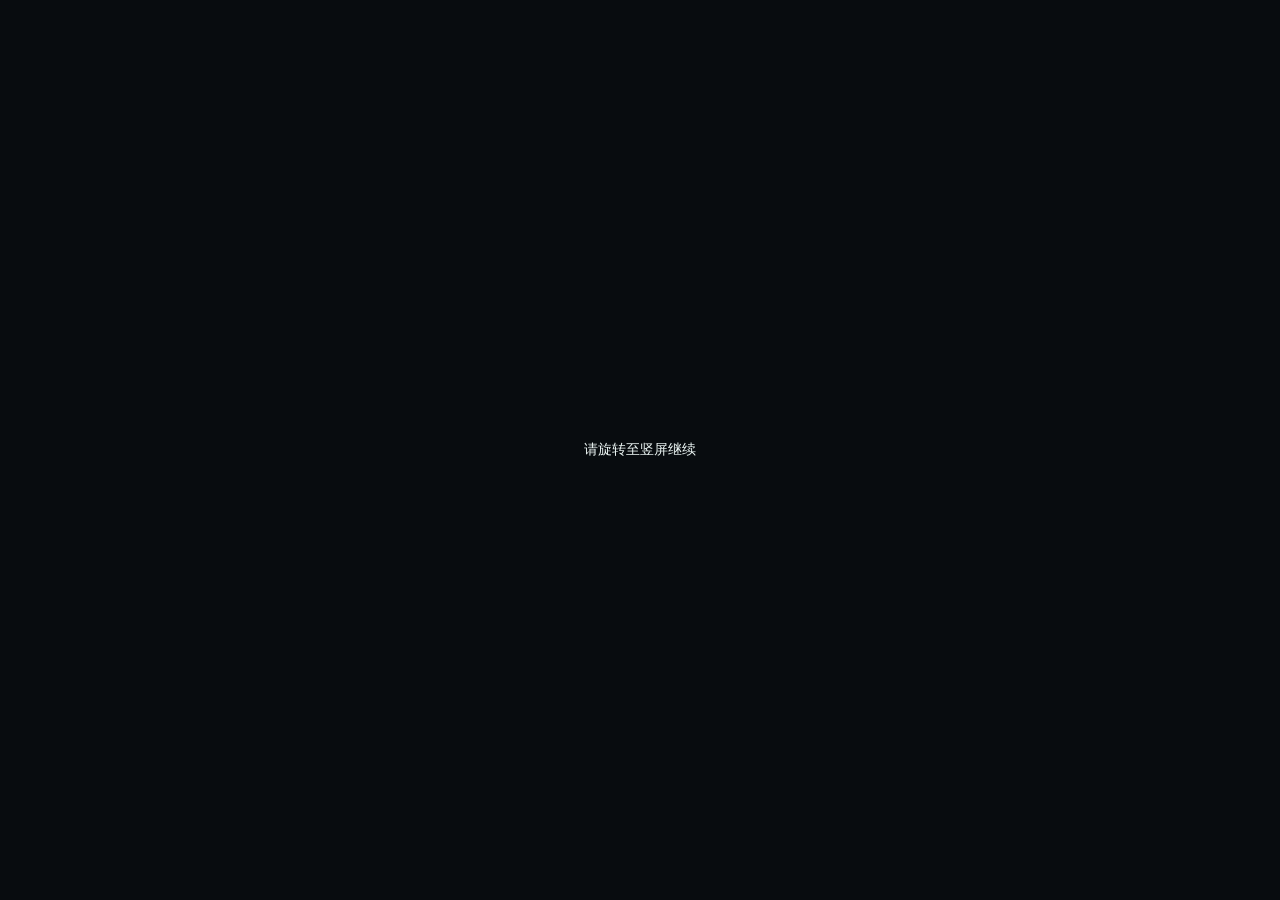
<file: index.html>
<!doctype html>
<html lang="zh-CN">
<head>
  <meta charset="UTF-8">
  <meta name="viewport" content="width=device-width,initial-scale=1,viewport-fit=cover,user-scalable=no">
  <meta name="theme-color" content="#080c0f">
  <meta name="apple-mobile-web-app-capable" content="yes">
  <meta name="apple-mobile-web-app-status-bar-style" content="black-translucent">
  <meta name="apple-mobile-web-app-title" content="序升">
  <meta name="format-detection" content="telephone=no">
  <link rel="manifest" href="manifest.webmanifest">
  <link rel="apple-touch-icon" href="icons/icon-512.png">
  <link rel="stylesheet" href="styles.css?v=27">
  <link rel="stylesheet" href="refinements.css?v=41">
  <title>序升 · 个人生活工作台</title>
  <script>
    if (location.search.includes('desktop=1')) {
      document.documentElement.classList.add('desktop-preview');
    }
    if (location.search.includes('poster=1')) {
      document.documentElement.classList.add('poster-mode');
    }
  </script>
</head>
<body class="page-home">
  <!--
    THESIS: 每次微小行动都汇入同一个角色；拒绝普通清单与卡片仪表盘。
    OWN-WORLD: 冷黑角色舱、能量青轨迹、信号黄奖励、切角行动单元与精密刻度。
    STORY: 用户先同步今日状态，再确认行动，并看到经验、属性与长期成长即时变化。
    FIRST VIEWPORT: 顶部身份状态、中央等级能量核心、下方今日主线；主要动作在拇指区任务行。
    FORM: 私人角色终端，用户简报明确锁定的科幻 HUD 方向；seed-key: USER-PINNED-SEQUENCE-CORE。
    FINISH: unreviewed and undocumented is unfinished; this build ends with the finish review, the verdict, and DESIGN.md
  -->
  <div class="app-shell">
    <div class="boot" id="boot" aria-hidden="true">
      <div class="boot-mark"><span></span><strong>序升</strong></div>
      <p>正在同步角色状态</p>
      <div class="boot-line"><i></i></div>
    </div>

    <header class="topbar">
      <button class="identity" data-page-target="profile" aria-label="打开我的角色">
        <span class="avatar">S</span>
        <span><b>序升者</b><small id="header-title">行动面板</small></span>
      </button>
      <div class="sync-state"><i></i><span>本地同步</span></div>
    </header>

    <main id="app-main">
      <section class="page home-poster is-active" data-page="home" aria-labelledby="home-title">
        <div class="home-paper">
          <header class="home-brand">
            <h1 id="home-title">序升</h1>
            <p id="date-label"></p>
          </header>

          <div class="home-status-copy">
            <h2>今日状态</h2>
            <strong><i></i>稳定</strong>
          </div>

          <div class="character-stage" id="level-core" aria-label="序升者角色与等级状态">
            <div class="character-scan" aria-hidden="true"></div>
            <div class="home-sync-gauge"><span>PERSONAL PROGRESS</span><strong id="today-percent">0%</strong><i><b id="home-sync-fill"></b></i></div>
            <div class="character-level"><small>LV.</small><strong id="level-value">01</strong><i><b id="core-progress"></b></i><span id="xp-value">0 / 300 XP</span></div>
            <video class="home-character-photo home-character-video" id="home-character-video" muted loop playsinline autoplay preload="metadata" poster="assets/characters/home-standing-poster-v2.png" aria-hidden="true">
              <source src="assets/characters/home-idle-v2.mp4" type="video/mp4">
            </video>
            <div class="character-rig" aria-hidden="true">
              <img class="character-layer character-full-body" src="assets/live2d/body_full_v3.png?v=2" alt="" draggable="false">
              <img class="character-layer" src="assets/live2d/body_master_aligned.png" alt="" draggable="false">
              <img class="character-layer character-neck-layer" src="assets/live2d/neck_body_clean_v2.png?v=25" alt="" draggable="false">
              <div class="character-head">
                <img class="character-layer character-ear character-ear-left" src="assets/live2d/wolf_ear_left_aligned.png" alt="" draggable="false">
                <img class="character-layer character-ear character-ear-right" src="assets/live2d/wolf_ear_right_aligned.png" alt="" draggable="false">
                <img class="character-layer character-cranium-refined" src="assets/live2d/cranium_earless_refined_v2.png?v=25" alt="" draggable="false">
                <img class="character-layer character-half-blink character-expression-refined" src="assets/live2d/cranium_halfblink_refined_v1.png" alt="" draggable="false">
                <img class="character-layer character-closed-blink character-expression-refined" src="assets/live2d/cranium_closed_refined_v1.png" alt="" draggable="false">
              </div>
              <img class="character-layer" src="assets/live2d/collar_foreground_aligned.png" alt="" draggable="false">
            </div>
            <div class="character-reward-glow" aria-hidden="true"></div>
            <b id="character-sync" class="visually-hidden">同步 0%</b>
          </div>

          <button class="home-action-panel boss-card-home" id="home-boss-entry" type="button" aria-label="查看当前讨伐">
            <span class="home-boss-core" aria-hidden="true"><img src="assets/characters/fat-core-reference-v1.png" alt=""></span>
            <span class="boss-entry-copy">
              <small>当前讨伐 / BODY RECOMPOSITION</small>
              <strong>脂域核心 · 15</strong>
              <em>把 15 斤拆成 15 个可见关卡</em>
            </span>
            <span class="boss-entry-progress">
              <b id="home-boss-value">0</b><i>/15 斤</i>
              <u><s id="home-boss-fill"></s></u>
            </span>
          </button>

          <div class="home-data-shadow" aria-hidden="true">
            <strong id="streak-value">0</strong>
            <div id="home-attributes"></div>
            <p id="daily-note"></p>
          </div>
        </div>
      </section>

      <section class="page archive-page main-archive" data-page="main" aria-labelledby="main-title">
        <div class="page-intro main-intro">
          <div><h1 id="main-title">主线任务</h1></div>
          <div class="main-intro-actions"><div class="fraction"><strong id="task-complete-count">0</strong><span id="task-total-count">/ 0</span></div><button class="add-button" id="open-task-form" aria-label="添加主线任务">+</button></div>
        </div>
        <div class="mission-progress"><i id="mission-progress-bar"></i></div>
        <p class="main-rule-copy">任务经验由行动强度决定；每天每项只结算一次。</p>
        <div class="task-groups" id="task-groups"></div>
      </section>

      <section class="page archive-page side-archive" data-page="side" aria-labelledby="side-title">
        <div class="page-intro side-intro">
          <div><h1 id="side-title">支线任务</h1></div>
          <button class="add-button" id="open-side-form" aria-label="添加支线记录">+</button>
        </div>
        <p class="intro-copy">这里没有逾期。记录一本书、一部电影，或一次让你变得更好的探索。</p>
        <div class="side-categories" id="side-categories"></div>
        <div class="section-head compact"><h2>最近记录</h2><span id="side-count">0 条探索</span></div>
        <div class="side-log" id="side-log"></div>
      </section>

      <section class="page archive-page achievement-archive" data-page="achievements" aria-labelledby="achievements-title">
        <div class="page-intro">
          <div><h1 id="achievements-title">成就中心</h1></div>
          <div class="fraction"><strong id="badge-count">0</strong><span>枚徽章</span></div>
        </div>
        <button class="boss-entry" id="open-boss" type="button">
          <span class="boss-entry-copy"><small>当前讨伐 / BODY RECOMPOSITION</small><strong>脂域核心 · 15</strong><em>把 15 斤拆成 15 个可见关卡</em></span>
          <span class="boss-entry-progress"><b id="boss-entry-value">0</b><i>/15 斤</i><u><s id="boss-entry-fill"></s></u></span>
        </button>
        <div class="featured-achievement" id="featured-achievement"></div>
        <div class="section-head compact"><h2>成长里程碑</h2><span>持续更新</span></div>
        <div class="achievement-list" id="achievement-list"></div>
        <div class="reward-track">
          <div class="section-head compact"><h2>现实奖励协议</h2><span>由你兑现</span></div>
          <div id="reward-list"></div>
        </div>
      </section>

      <section class="page archive-page boss-archive" data-page="boss" aria-labelledby="boss-title">
        <div class="boss-topline"><button id="close-boss" type="button" aria-label="返回成就中心">←</button><span>返回成就中心</span><b>目标讨伐</b></div>
        <header class="boss-hero">
          <div class="boss-sigil" aria-hidden="true"><i></i><b>15</b><span>CORE</span></div>
          <div class="boss-hero-copy"><h1 id="boss-title">脂域核心</h1><p>目标：减脂 15 斤</p><strong id="boss-phase-label">第一阶段 · 启动</strong></div>
          <div class="boss-hp"><span>目标剩余</span><strong><b id="boss-remaining">15.0</b> 斤</strong><i><u id="boss-hp-fill"></u></i></div>
        </header>
        <section class="boss-shield" aria-labelledby="shield-title">
          <div><h2 id="shield-title">本周行动护盾</h2><span id="boss-shield-text">0 / 60</span></div>
          <p>完成标记为“支援讨伐”的主线，逐步击穿本周护盾。</p>
          <i><b id="boss-shield-fill"></b></i>
        </section>
        <section class="boss-checkpoint-section">
          <div class="section-head compact"><h2>15 段核心节点</h2><span id="boss-best-label">最佳 0.0 斤</span></div>
          <div class="boss-checkpoints" id="boss-checkpoints"></div>
          <div class="boss-phase-rewards"><span>5 斤 · +150 XP</span><span>10 斤 · +250 XP</span><span>15 斤 · +500 XP</span></div>
        </section>
        <section class="boss-record-panel">
          <div><span>当前记录</span><strong><b id="boss-current-value">0.0</b> 斤</strong><small>进度回升不会扣除已获得经验与徽章</small></div>
          <button id="open-boss-record" type="button">记录进度</button>
        </section>
        <section class="boss-log-section"><div class="section-head compact"><h2>讨伐日志</h2><span>每周前 3 次记录 +5 XP</span></div><div id="boss-log"></div></section>
      </section>

      <section class="page archive-page profile-archive" data-page="profile" aria-labelledby="profile-title">
        <div class="profile-character-stage">
          <header class="profile-identity">
            <h1 id="profile-title">我的角色</h1>
            <button class="title-chip" id="title-chip">初醒者</button>
          </header>
          <div class="profile-character-rig" aria-label="序升者待机动态形象">
            <video class="profile-character-video" id="profile-character-video" muted loop playsinline preload="metadata" poster="assets/characters/profile-seated-poster-v1.png">
              <source src="assets/characters/profile-idle-v1.mp4" type="video/mp4">
            </video>
          </div>
          <div class="profile-attribute-hud" id="profile-attributes" aria-label="角色四维属性"></div>
          <div class="profile-level"><strong id="profile-level">LV.01</strong><span id="profile-total-xp">累计 0 XP</span></div>
          <div class="profile-stage-mark">FULL BODY / GROWTH LOADOUT</div>
        </div>
        <div class="profile-data-deck">
          <div class="weight-module">
            <div class="weight-copy"><span>减脂主目标</span><strong><i id="weight-lost">0</i> / 15 斤</strong></div>
            <div class="weight-track"><i id="weight-progress"></i></div>
            <button id="edit-weight">更新进度</button>
          </div>
          <div class="stats-grid" id="stats-grid"></div>
          <button class="backup-button" id="export-data">导出数据备份</button>
          <button class="backup-button" id="import-data">导入数据备份</button>
          <input type="file" id="import-file" accept="application/json" hidden>
          <div class="sync-box">
            <div class="sync-head">云同步 · 多端实时共享</div>
            <input id="sync-code-input" class="sync-input" type="text" autocomplete="off" placeholder="设置同步码，多端输入同一码即共享" maxlength="40">
            <div class="sync-actions">
              <button class="backup-button" id="sync-enable">启用同步</button>
              <button class="backup-button" id="sync-disable" hidden>断开</button>
              <span id="cloud-sync-status" class="cloud-sync-status is-off">未启用云同步</span>
            </div>
          </div>
          <button class="report-button" id="monthly-report"><span>生成本月成长报告</span><small>月度结算将在后续版本完善</small></button>
          <button class="reset-button" id="reset-data">重置演示数据</button>
        </div>
      </section>
    </main>

    <nav class="bottom-nav" aria-label="主要导航">
      <button class="is-active" data-page-target="home"><svg viewBox="0 0 24 24"><path d="M4 10.5 12 4l8 6.5V20h-5v-6H9v6H4z"/></svg><span>首页</span></button>
      <button data-page-target="main"><svg viewBox="0 0 24 24"><path d="M5 4h14v16H5zM8 9h8M8 13h5"/></svg><span>主线</span></button>
      <button data-page-target="side"><svg viewBox="0 0 24 24"><path d="M12 3v18M3 12h18M6 6l12 12M18 6 6 18"/></svg><span>支线</span></button>
      <button data-page-target="achievements"><svg viewBox="0 0 24 24"><path d="M8 4h8v5a4 4 0 0 1-8 0zM6 6H3v2a4 4 0 0 0 5 4M18 6h3v2a4 4 0 0 1-5 4M12 13v4M8 20h8"/></svg><span>成就</span></button>
      <button data-page-target="profile"><svg viewBox="0 0 24 24"><circle cx="12" cy="8" r="4"/><path d="M4 21a8 8 0 0 1 16 0"/></svg><span>角色</span></button>
    </nav>
  </div>

  <dialog id="side-dialog">
    <form method="dialog" id="side-form">
      <div class="dialog-head"><div><h2>支线结算</h2></div><button value="cancel" aria-label="关闭">×</button></div>
      <label>类型<select id="side-type"><option value="reading">阅读</option><option value="movie">观影</option><option value="learning">学习</option></select></label>
      <label>记录内容<input id="side-title-input" maxlength="40" placeholder="例如：读完《置身事内》一章" required></label>
      <label>一句感想<textarea id="side-note-input" maxlength="100" placeholder="这一刻，你留下些什么？"></textarea></label>
      <button class="primary-action" value="default" type="submit">完成记录 · +25 XP</button>
    </form>
  </dialog>

  <dialog id="task-dialog">
    <form method="dialog" id="task-form">
      <input type="hidden" id="task-id-input">
      <div class="dialog-head"><div><h2 id="task-dialog-title">新增主线</h2></div><button value="cancel" aria-label="关闭">×</button></div>
      <label>任务名称<input id="task-title-input" maxlength="24" placeholder="例如：健身单车" required></label>
      <label>行动说明<input id="task-detail-input" maxlength="40" placeholder="例如：完成 30 分钟有氧"></label>
      <div class="form-split">
        <label>对应属性<select id="task-attr-input"><option value="strength">力量</option><option value="vitality">生命</option><option value="charm">魅力</option></select></label>
        <label>行动强度<select id="task-tier-input"><option value="micro">微行动 · 10 XP</option><option value="standard">标准 · 20 XP</option><option value="training">训练 · 40 XP</option><option value="challenge">挑战 · 60 XP</option></select></label>
      </div>
      <label class="check-label"><input id="task-boss-input" type="checkbox"><span>支援当前讨伐（计入本周行动护盾）</span></label>
      <button class="primary-action" value="default" type="submit">保存主线</button>
      <button class="task-disable-action" id="task-disable" value="cancel" type="button" hidden>停用这项任务</button>
    </form>
  </dialog>

  <dialog id="weight-dialog">
    <form method="dialog" id="weight-form">
      <div class="dialog-head"><div><h2>更新减脂进度</h2></div><button value="cancel" aria-label="关闭">×</button></div>
      <label>已减重量（斤）<input id="weight-input" type="number" min="0" max="15" step="0.1" inputmode="decimal"></label>
      <button class="primary-action" value="default" type="submit">保存进度</button>
    </form>
  </dialog>

  <dialog id="boss-record-dialog">
    <form method="dialog" id="boss-record-form">
      <div class="dialog-head"><div><h2>记录讨伐进度</h2></div><button value="cancel" aria-label="关闭">×</button></div>
      <label>目前累计已减（斤）<input id="boss-record-input" type="number" min="0" max="15" step="0.1" inputmode="decimal" required></label>
      <p class="dialog-rule">每跨过完整 1 斤节点获得 50 XP；5 / 10 / 15 斤另有阶段奖励。进度波动不会收回奖励。</p>
      <button class="primary-action" value="default" type="submit">确认本次记录</button>
    </form>
  </dialog>

  <div class="xp-toast" id="xp-toast" role="status" aria-live="polite"></div>
  <div class="level-up" id="level-up" aria-hidden="true"><div><span>LEVEL UP</span><strong id="new-level">02</strong><p>新的角色阶段已解锁</p></div></div>
  <script src="app.js?v=23"></script>
  <script>setTimeout(()=>document.querySelector('#boot')?.classList.add('is-hidden'),2500)</script>
</body>
</html>
</file>
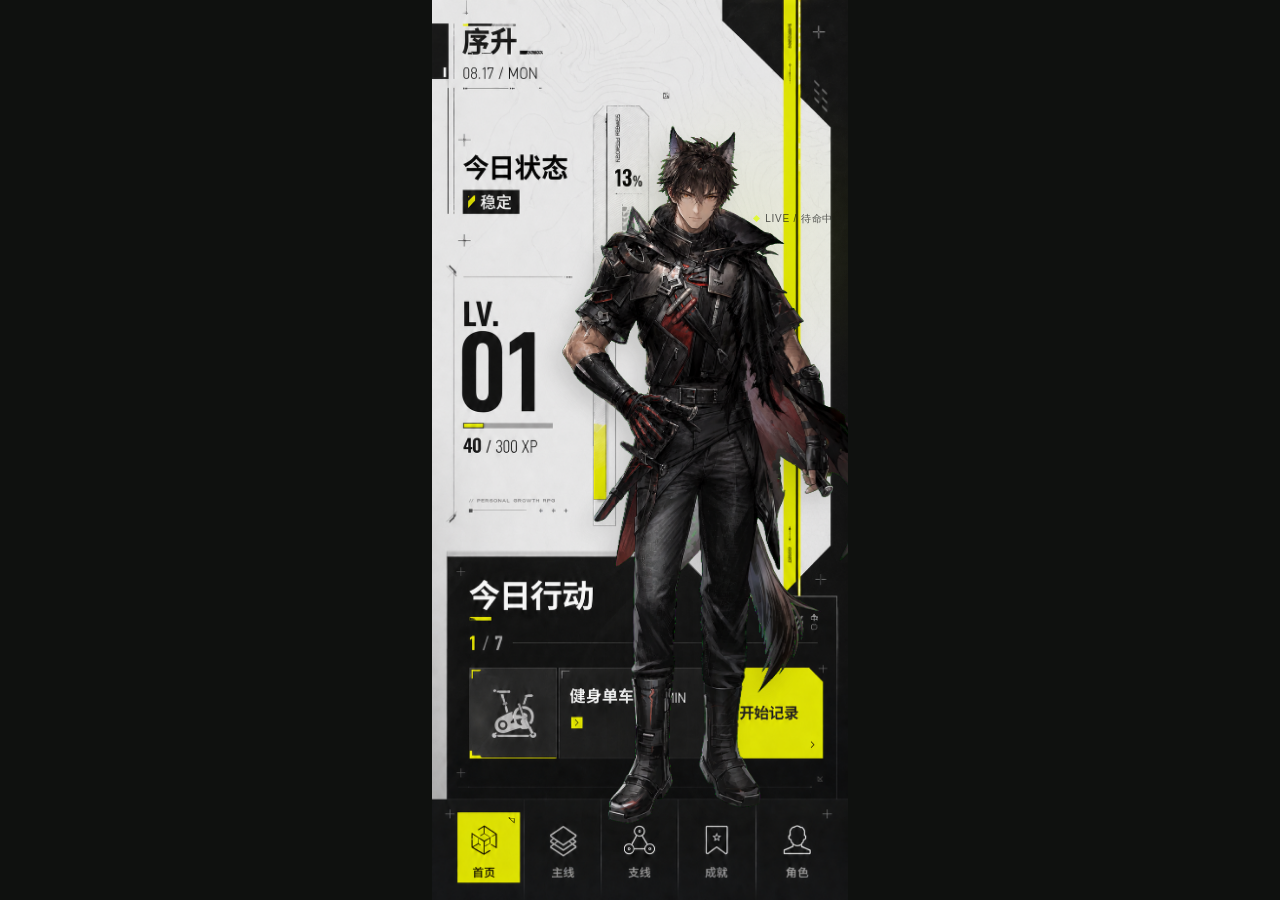
<file: design-concepts/wulfgard-motion.html>
<!doctype html>
<html lang="zh-CN">
<head>
  <meta charset="UTF-8">
  <meta name="viewport" content="width=device-width,initial-scale=1,viewport-fit=cover,user-scalable=no">
  <meta name="theme-color" content="#eef0ec">
  <title>序升 · 狼卫微动态原型</title>
  <style>
    *{box-sizing:border-box;-webkit-tap-highlight-color:transparent}
    html,body{margin:0;min-height:100%;background:#0f110f;overflow:hidden}
    body{display:grid;place-items:center;font-family:-apple-system,BlinkMacSystemFont,"PingFang SC",sans-serif}
    .prototype{--px:0px;--py:0px;position:relative;width:min(100vw,calc(100svh * .46258));height:min(100svh,calc(100vw / .46258));overflow:hidden;background:#eef0ec;isolation:isolate;touch-action:none}
    .plate{position:absolute;inset:0;width:100%;height:100%;object-fit:cover;z-index:0}
    .contours{position:absolute;inset:-3%;z-index:1;background:radial-gradient(circle at 75% 28%,rgba(223,255,0,.07),transparent 22%);transform:translate(calc(var(--px)*-.18),calc(var(--py)*-.18));transition:transform .5s cubic-bezier(.16,1,.3,1);pointer-events:none}
    .character{position:absolute;z-index:2;right:-5.5%;top:7.2%;width:91%;height:62%;transform:translate(var(--px),var(--py));transition:transform .6s cubic-bezier(.16,1,.3,1);pointer-events:none}
    .layer{position:absolute;inset:0;width:100%;height:auto;transform-origin:52% 72%;will-change:transform,filter}
    .body{animation:breathe 4.8s ease-in-out infinite;filter:drop-shadow(-8px 10px 10px rgba(20,24,20,.14))}
    .head{clip-path:polygon(18% 0,82% 0,86% 29%,20% 30%);transform-origin:52% 25%;animation:head-idle 7.2s ease-in-out infinite}
    .ear-left{clip-path:polygon(28% 0,48% 0,46% 14%,26% 15%);transform-origin:39% 12%;animation:ear-left 11s ease-in-out infinite}
    .ear-right{clip-path:polygon(51% 0,72% 0,75% 15%,54% 14%);transform-origin:61% 12%;animation:ear-right 13.5s ease-in-out infinite}
    .cloak{clip-path:polygon(57% 22%,100% 17%,100% 81%,67% 78%,59% 55%);transform-origin:66% 40%;animation:cloak 5.4s ease-in-out infinite}
    .energy{position:absolute;z-index:4;right:0;top:9%;width:3px;height:44%;background:#dfff00;box-shadow:0 0 18px rgba(223,255,0,.75);transform:scaleY(0);transform-origin:bottom;opacity:0}
    .scan{position:absolute;z-index:5;left:38%;right:4%;top:8%;height:1px;background:linear-gradient(90deg,transparent,#dfff00,transparent);opacity:0;animation:scan 6.8s ease-in-out infinite;pointer-events:none}
    .status{position:absolute;z-index:6;right:3.6%;top:23.5%;display:flex;align-items:center;gap:6px;color:#191b19;font-size:clamp(7px,2vw,10px);letter-spacing:.08em;opacity:.72}
    .status i{width:5px;height:5px;background:#dfff00;transform:rotate(45deg)}
    .tap-zone{position:absolute;z-index:10;right:5.5%;top:74%;width:23%;height:10%;border:0;background:transparent;cursor:pointer}
    .hint{position:absolute;z-index:12;left:50%;bottom:11.5%;transform:translateX(-50%) translateY(8px);padding:7px 11px;background:#111311;color:#dfff00;font-size:9px;letter-spacing:.08em;opacity:0;transition:.35s ease;pointer-events:none;white-space:nowrap}
    .prototype.is-energized .energy{animation:charge 1.25s cubic-bezier(.16,1,.3,1)}
    .prototype.is-energized .character{animation:acknowledge 1.15s cubic-bezier(.16,1,.3,1)}
    .prototype.is-energized .body{filter:drop-shadow(-8px 10px 10px rgba(20,24,20,.14)) drop-shadow(0 0 7px rgba(223,255,0,.34))}
    .prototype.is-energized .hint{opacity:1;transform:translateX(-50%) translateY(0)}
    @keyframes breathe{0%,100%{transform:translateY(0) scale(1)}50%{transform:translateY(-2px) scale(1.006,1.012)}}
    @keyframes head-idle{0%,42%,100%{transform:rotate(0) translate(0)}48%,62%{transform:rotate(-.55deg) translate(-.4px,-.5px)}}
    @keyframes ear-left{0%,62%,100%{transform:rotate(0)}67%{transform:rotate(-2.4deg)}70%{transform:rotate(.7deg)}73%{transform:rotate(0)}}
    @keyframes ear-right{0%,38%,100%{transform:rotate(0)}42%{transform:rotate(2.1deg)}45%{transform:rotate(-.5deg)}48%{transform:rotate(0)}}
    @keyframes cloak{0%,100%{transform:rotate(0) translateX(0)}50%{transform:rotate(.7deg) translateX(1.5px)}}
    @keyframes scan{0%,12%{transform:translateY(0);opacity:0}18%{opacity:.65}52%{transform:translateY(330px);opacity:.18}57%,100%{transform:translateY(330px);opacity:0}}
    @keyframes charge{0%{transform:scaleY(0);opacity:0}18%{opacity:1}66%{transform:scaleY(1);opacity:1}100%{transform:scaleY(1);opacity:0}}
    @keyframes acknowledge{0%,100%{filter:none}38%{transform:translate(var(--px),calc(var(--py) - 4px)) scale(1.012)}72%{transform:translate(var(--px),var(--py)) scale(1)}}
    @media(prefers-reduced-motion:reduce){.layer,.scan{animation:none!important}.character,.contours{transition:none}.status:after{content:" · 减少动态"}}
  </style>
</head>
<body>
  <main class="prototype" id="prototype" aria-label="序升首页狼卫微动态立绘原型">
    <img class="plate" src="motion-assets/home-clean-plate.png" alt="序升首页工业界面">
    <div class="contours"></div>
    <div class="character" aria-hidden="true">
      <img class="layer body" src="motion-assets/wulfgard-cutout.png" alt="">
      <img class="layer head" src="motion-assets/wulfgard-cutout.png" alt="">
      <img class="layer ear-left" src="motion-assets/wulfgard-cutout.png" alt="">
      <img class="layer ear-right" src="motion-assets/wulfgard-cutout.png" alt="">
      <img class="layer cloak" src="motion-assets/wulfgard-cutout.png" alt="">
    </div>
    <div class="energy"></div>
    <div class="scan"></div>
    <div class="status"><i></i><span>LIVE / 待命中</span></div>
    <button class="tap-zone" id="start" aria-label="演示完成任务后的角色反馈"></button>
    <div class="hint">ACTION SYNCED · +40 XP</div>
  </main>
  <script>
    const root=document.querySelector('#prototype');
    const update=(x,y)=>{const r=root.getBoundingClientRect();root.style.setProperty('--px',`${((x-r.left)/r.width-.5)*5}px`);root.style.setProperty('--py',`${((y-r.top)/r.height-.5)*3}px`)};
    root.addEventListener('pointermove',e=>update(e.clientX,e.clientY));
    root.addEventListener('pointerleave',()=>{root.style.setProperty('--px','0px');root.style.setProperty('--py','0px')});
    document.querySelector('#start').addEventListener('click',()=>{root.classList.remove('is-energized');void root.offsetWidth;root.classList.add('is-energized');setTimeout(()=>root.classList.remove('is-energized'),1800)});
  </script>
</body>
</html>
</file>
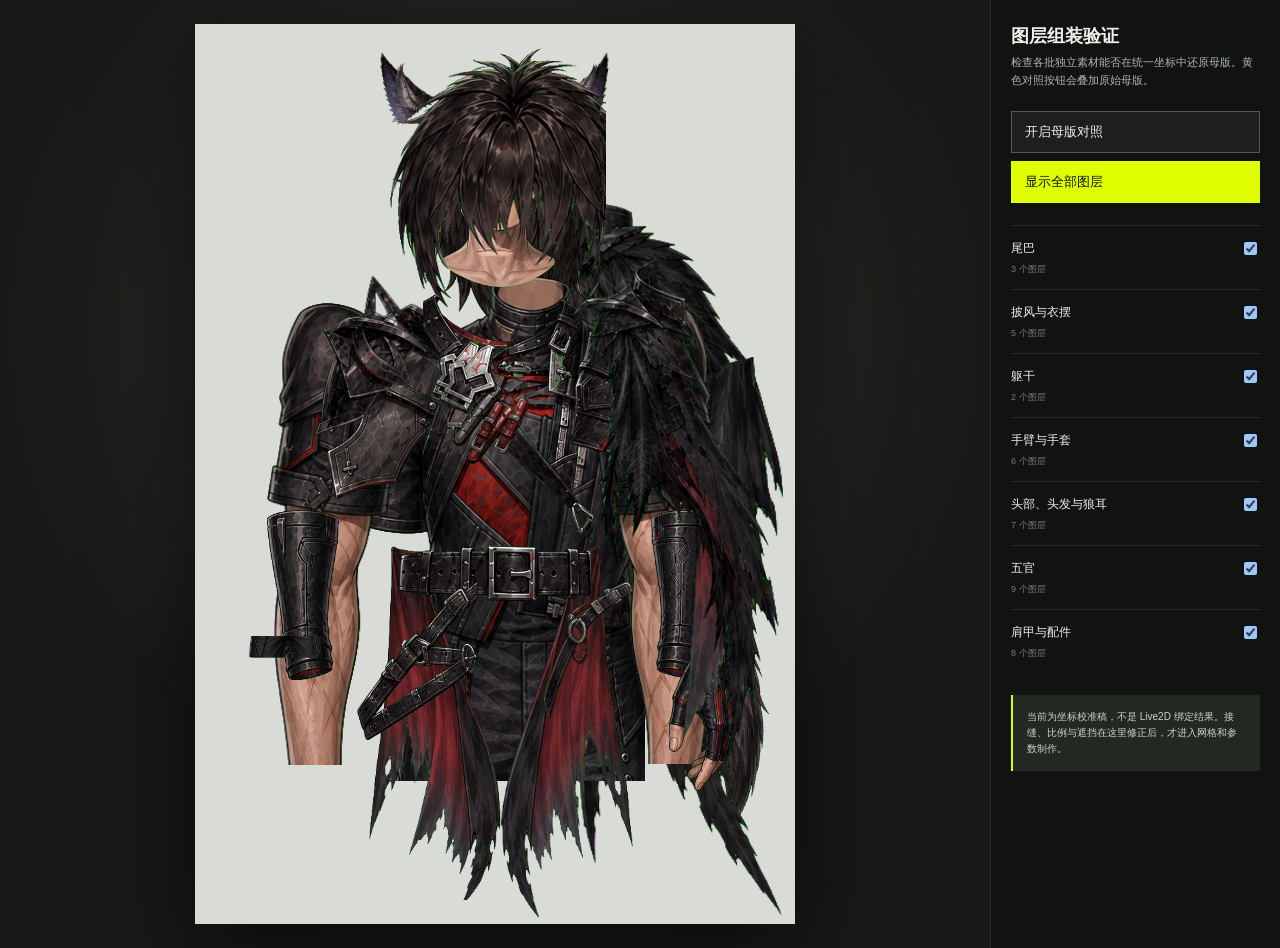
<file: design-concepts/live2d/assembly-preview.html>
<!doctype html>
<html lang="zh-CN">
<head>
  <meta charset="UTF-8">
  <meta name="viewport" content="width=device-width,initial-scale=1">
  <title>狼卫 Live2D 图层组装预览</title>
  <style>
    :root{color-scheme:dark;background:#111310;color:#eef0ec;font-family:-apple-system,BlinkMacSystemFont,"PingFang SC",sans-serif}
    *{box-sizing:border-box}body{margin:0;min-height:100vh;display:grid;grid-template-columns:minmax(320px,1fr) 290px;background:#111310}
    .stage-wrap{display:grid;place-items:center;min-height:100vh;padding:24px;background:radial-gradient(circle at 50% 35%,#32352f,#171916 62%)}
    .stage{position:relative;width:min(66.666vh,calc(100vw - 360px));aspect-ratio:2/3;overflow:hidden;background:#d9dbd6;box-shadow:0 20px 80px rgba(0,0,0,.55)}
    .master{position:absolute;inset:0;width:100%;height:100%;object-fit:cover;opacity:0;z-index:200;pointer-events:none}
    .stage.compare .master{opacity:.42;mix-blend-mode:multiply}
    .layer{position:absolute;object-fit:contain;pointer-events:none;transform-origin:center}
    .tail-base{z-index:10;width:19%;left:64%;top:46%;transform:rotate(-24deg)}.tail-mid{z-index:11;width:23%;left:70%;top:51%;transform:rotate(6deg)}.tail-tip{z-index:12;width:17%;left:79%;top:65%;transform:rotate(15deg)}
    .cloak-rear-upper{z-index:20;width:47%;left:48%;top:20%}.cloak-rear-lower{z-index:21;width:34%;left:64%;top:37%}
    .hair-back{z-index:30;width:37%;left:31.5%;top:1.8%}
    .torso{z-index:40;width:48%;left:27%;top:28%}.neck{z-index:41;width:19%;left:41%;top:20%}
    .upper-l{z-index:50;width:22%;left:12%;top:31%}.upper-r{z-index:50;width:22%;left:66%;top:31%}.guard-l{z-index:51;width:12%;left:12%;top:54%}.guard-r{z-index:51;width:12%;left:76%;top:54%}.glove-l{z-index:52;width:12%;left:9%;top:68%}.glove-r{z-index:52;width:12%;left:79%;top:68%}
    .face{z-index:60;width:28%;left:36%;top:5.5%}.eye-white-l{z-index:70;width:6%;left:42%;top:18.2%}.eye-white-r{z-index:70;width:6%;left:52%;top:18.2%}.iris-l{z-index:71;width:2.5%;left:44%;top:18.7%}.iris-r{z-index:71;width:2.5%;left:53.5%;top:18.7%}.lid-l{z-index:73;width:6.2%;left:42%;top:17.9%}.lid-r{z-index:73;width:6.2%;left:51.8%;top:17.9%}.brow-l{z-index:74;width:7%;left:41%;top:15.9%}.brow-r{z-index:74;width:7%;left:52%;top:15.9%}.mouth{z-index:74;width:7%;left:46.5%;top:24.6%}
    .ear-ol{z-index:75;width:9%;left:31%;top:2.6%;transform:rotate(-8deg)}.ear-il{z-index:76;width:5%;left:33.1%;top:4%;transform:rotate(-8deg)}.ear-or{z-index:75;width:9%;left:60%;top:2.6%;transform:rotate(8deg)}.ear-ir{z-index:76;width:5%;left:62%;top:4%;transform:rotate(8deg)}.hair-front{z-index:80;width:35%;left:32.5%;top:4%}
    .shoulder-ol{z-index:90;width:23%;left:20%;top:28%}.shoulder-bl{z-index:89;width:19%;left:22%;top:34%}.shoulder-r{z-index:89;width:17%;left:62%;top:31%}.straps{z-index:91;width:29%;left:38%;top:30%}.metal{z-index:92;width:17%;left:40%;top:35%}.belt{z-index:91;width:32%;left:34%;top:58%}.hip-l{z-index:92;width:20%;left:27%;top:62%}.hip-r{z-index:92;width:15%;left:58%;top:62%}
    .cloak-front{z-index:100;width:34%;left:63%;top:26%}.coat-l{z-index:45;width:22%;left:29%;top:58%}.coat-r{z-index:45;width:22%;left:51%;top:58%}
    aside{padding:24px 20px;border-left:1px solid rgba(255,255,255,.1);overflow:auto}h1{font-size:18px;margin:0 0 6px}p{font-size:11px;line-height:1.6;color:#aeb4ad;margin:0 0 22px}.actions{display:grid;gap:8px;margin-bottom:22px}button{min-height:42px;border:1px solid #555b53;background:#1c1f1b;color:#eef0ec;text-align:left;padding:0 13px}button.active{background:#dfff00;color:#111310;border-color:#dfff00}.group{padding:13px 0;border-top:1px solid rgba(255,255,255,.1)}.group label{display:flex;align-items:center;justify-content:space-between;font-size:12px}.group small{display:block;margin-top:5px;color:#777e77;font-size:9px}.verdict{margin-top:22px;padding:14px;background:#242822;border-left:2px solid #dfff00;font-size:10px;line-height:1.6;color:#cdd2cb}
    @media(max-width:760px){body{grid-template-columns:1fr}.stage-wrap{min-height:auto;padding:12px}.stage{width:min(100%,56vh)}aside{border:0;border-top:1px solid rgba(255,255,255,.1)}}
  </style>
</head>
<body>
  <main class="stage-wrap"><div class="stage" id="stage">
    <img class="layer tail-base" data-group="tail" src="layers/cloak_tail/tail_base.png"><img class="layer tail-mid" data-group="tail" src="layers/cloak_tail/tail_middle.png"><img class="layer tail-tip" data-group="tail" src="layers/cloak_tail/tail_tip.png">
    <img class="layer cloak-rear-upper" data-group="cloak" src="layers/cloak_tail/cloak_rear_upper.png"><img class="layer cloak-rear-lower" data-group="cloak" src="layers/cloak_tail/cloak_rear_lower.png">
    <img class="layer hair-back" data-group="head" src="layers/hair_ears/hair_back.png">
    <img class="layer coat-l" data-group="cloak" src="layers/cloak_tail/coat_tail_l.png"><img class="layer coat-r" data-group="cloak" src="layers/cloak_tail/coat_tail_r.png">
    <img class="layer torso" data-group="body" src="layers/body_arms/torso_base.png"><img class="layer neck" data-group="body" src="layers/body_arms/neck_base.png">
    <img class="layer upper-l" data-group="arms" src="layers/body_arms/upper_arm_l.png"><img class="layer upper-r" data-group="arms" src="layers/body_arms/upper_arm_r.png"><img class="layer guard-l" data-group="arms" src="layers/body_arms/forearm_guard_l.png"><img class="layer guard-r" data-group="arms" src="layers/body_arms/forearm_guard_r.png"><img class="layer glove-l" data-group="arms" src="layers/body_arms/glove_l.png"><img class="layer glove-r" data-group="arms" src="layers/body_arms/glove_r.png">
    <img class="layer face" data-group="head" src="layers/face/face_base.png">
    <img class="layer eye-white-l" data-group="face" src="layers/face/features/eye_white_l.png"><img class="layer eye-white-r" data-group="face" src="layers/face/features/eye_white_r.png"><img class="layer iris-l" data-group="face" src="layers/face/features/iris_l.png"><img class="layer iris-r" data-group="face" src="layers/face/features/iris_r.png"><img class="layer lid-l" data-group="face" src="layers/face/features/upper_lid_l.png"><img class="layer lid-r" data-group="face" src="layers/face/features/upper_lid_r.png"><img class="layer brow-l" data-group="face" src="layers/face/features/eyebrow_l.png"><img class="layer brow-r" data-group="face" src="layers/face/features/eyebrow_r.png"><img class="layer mouth" data-group="face" src="layers/face/features/mouth_closed.png">
    <img class="layer ear-ol" data-group="head" src="layers/hair_ears/ear_outer_l.png"><img class="layer ear-il" data-group="head" src="layers/hair_ears/ear_inner_l.png"><img class="layer ear-or" data-group="head" src="layers/hair_ears/ear_outer_r.png"><img class="layer ear-ir" data-group="head" src="layers/hair_ears/ear_inner_r.png"><img class="layer hair-front" data-group="head" src="layers/hair_ears/hair_front.png">
    <img class="layer shoulder-bl" data-group="armor" src="layers/armor_fittings/shoulder_base_l.png"><img class="layer shoulder-ol" data-group="armor" src="layers/armor_fittings/shoulder_outer_l.png"><img class="layer shoulder-r" data-group="armor" src="layers/armor_fittings/shoulder_plate_r.png"><img class="layer straps" data-group="armor" src="layers/armor_fittings/chest_straps.png"><img class="layer metal" data-group="armor" src="layers/armor_fittings/chest_metal_parts.png"><img class="layer belt" data-group="armor" src="layers/armor_fittings/waist_belt.png"><img class="layer hip-l" data-group="armor" src="layers/armor_fittings/hip_straps_l.png"><img class="layer hip-r" data-group="armor" src="layers/armor_fittings/hip_straps_r.png">
    <img class="layer cloak-front" data-group="cloak" src="layers/cloak_tail/cloak_front.png">
    <img class="master" src="wulfgard-halfbody-master-v1.png">
  </div></main>
  <aside><h1>图层组装验证</h1><p>检查各批独立素材能否在统一坐标中还原母版。黄色对照按钮会叠加原始母版。</p><div class="actions"><button id="compare">开启母版对照</button><button id="all" class="active">显示全部图层</button></div><div id="groups"></div><div class="verdict">当前为坐标校准稿，不是 Live2D 绑定结果。接缝、比例与遮挡在这里修正后，才进入网格和参数制作。</div></aside>
  <script>
    const stage=document.querySelector('#stage'),buttons=document.querySelector('#groups');
    document.querySelector('#compare').onclick=e=>{stage.classList.toggle('compare');e.currentTarget.classList.toggle('active');e.currentTarget.textContent=stage.classList.contains('compare')?'关闭母版对照':'开启母版对照'};
    const names={tail:'尾巴',cloak:'披风与衣摆',body:'躯干',arms:'手臂与手套',head:'头部、头发与狼耳',face:'五官',armor:'肩甲与配件'};
    Object.entries(names).forEach(([key,label])=>{const wrap=document.createElement('div');wrap.className='group';wrap.innerHTML=`<label><span>${label}</span><input type="checkbox" checked></label><small>${document.querySelectorAll(`[data-group="${key}"]`).length} 个图层</small>`;wrap.querySelector('input').onchange=e=>document.querySelectorAll(`[data-group="${key}"]`).forEach(x=>x.hidden=!e.target.checked);buttons.append(wrap)});
    document.querySelector('#all').onclick=e=>{document.querySelectorAll('.group input').forEach(x=>{x.checked=true;x.dispatchEvent(new Event('change'))});e.currentTarget.classList.add('active')};
  </script>
</body>
</html>
</file>
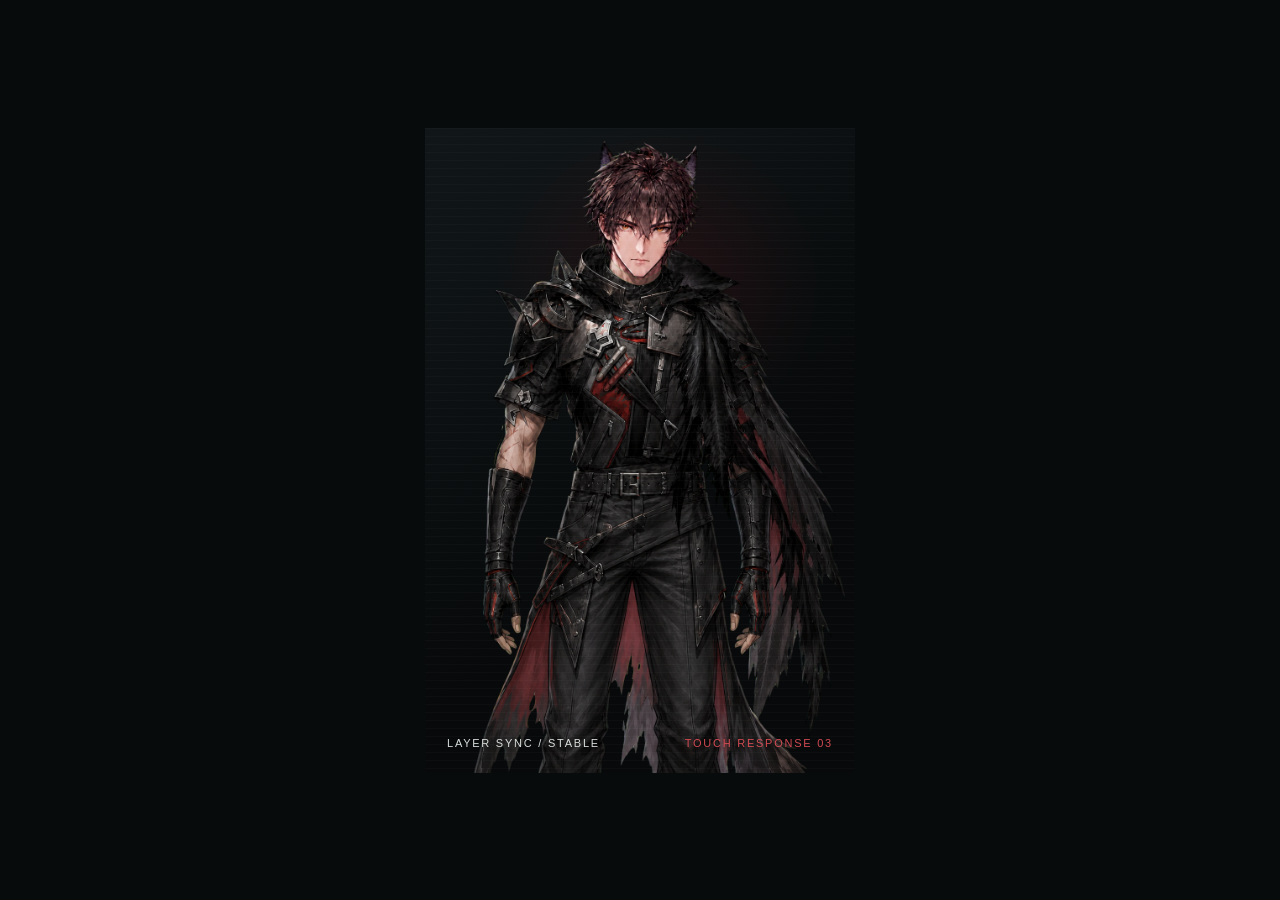
<file: design-concepts/live2d/aligned/live2d-proof.html>
<!doctype html>
<html lang="zh-CN">
<head>
  <meta charset="utf-8">
  <meta name="viewport" content="width=device-width,initial-scale=1,viewport-fit=cover,user-scalable=no">
  <title>序升 · Live2D 分层验证</title>
  <style>
    :root { color-scheme: dark; }
    * { box-sizing: border-box; -webkit-tap-highlight-color: transparent; }
    html, body { width: 100%; height: 100%; margin: 0; overflow: hidden; background: #080b0c; }
    body { display: grid; place-items: center; font-family: -apple-system, BlinkMacSystemFont, "PingFang SC", sans-serif; }
    .stage { position: relative; width: min(100vw, 430px); aspect-ratio: 2 / 3; overflow: hidden; background: radial-gradient(circle at 54% 24%, rgba(174,20,30,.14), transparent 30%), linear-gradient(145deg,#111719 0%,#07090a 62%); isolation: isolate; cursor: pointer; touch-action: manipulation; user-select: none; -webkit-user-select: none; outline: none; }
    .stage::before { content: ""; position: absolute; inset: 0; background-image: linear-gradient(rgba(255,255,255,.025) 1px,transparent 1px); background-size: 100% 8px; z-index: 5; pointer-events: none; }
    .layer { position: absolute; inset: 0; width: 100%; height: 100%; object-fit: contain; pointer-events: none; user-select: none; -webkit-user-drag: none; }
    .rig-wrap { position: absolute; inset: 0; z-index: 2; transform-origin: 51% 86%; animation: breathe 4.8s ease-in-out infinite; }
    .body-wrap,.head-wrap,.collar-wrap { position: absolute; inset: 0; }
    .head-wrap { transform-origin: 50% 22.6%; animation: head-idle 6.4s ease-in-out infinite; }
    .ear { will-change: transform; }
    .ear-left { transform-origin: 43.3% 12.4%; }
    .ear-right { transform-origin: 57.7% 12.4%; }
    .ear-left.is-twitching { animation: ear-left-twitch 360ms ease-in-out; }
    .ear-right.is-twitching { animation: ear-right-twitch 360ms ease-in-out; }
    .half-blink,.closed-blink { visibility: hidden; }
    .half-blink.is-visible,.closed-blink.is-visible { visibility: visible; }
    .hud { position: absolute; left: 22px; right: 22px; bottom: 24px; z-index: 8; display: flex; justify-content: space-between; color: #d8dedc; font-size: 11px; letter-spacing: .16em; text-transform: uppercase; }
    .hud span:last-child { color: #d14a53; }
    .signal { position: absolute; inset: 8% 8% 13%; z-index: 1; border: 0; border-radius: 50%; pointer-events: none; opacity: 0; background: radial-gradient(circle at 52% 30%, rgba(209,74,83,.22), rgba(209,74,83,.06) 35%, transparent 68%); }
    .stage.is-acknowledged .signal { animation: signal-ack 780ms ease-out; }
    .stage.is-acknowledged .hud span:last-child { color: #f0c2c6; text-shadow: 0 0 12px rgba(209,74,83,.8); }
    @keyframes breathe { 0%,100% { transform: translateY(0) scaleY(1); } 50% { transform: translateY(-2px) scaleY(1.003); } }
    @keyframes head-idle { 0%,100% { transform: rotate(0deg); } 36% { transform: rotate(-.18deg); } 72% { transform: rotate(.14deg); } }
    @keyframes ear-left-twitch { 0%,100% { transform: rotate(0); } 28% { transform: rotate(-1.8deg); } 58% { transform: rotate(.7deg); } }
    @keyframes ear-right-twitch { 0%,100% { transform: rotate(0); } 28% { transform: rotate(1.8deg); } 58% { transform: rotate(-.7deg); } }
    @keyframes signal-ack { 0% { transform: scale(.88); opacity: 0; } 22% { opacity: 1; } 100% { transform: scale(1.06); opacity: 0; } }
    @media (prefers-reduced-motion: reduce) { .rig-wrap,.head-wrap { animation: none; } }
  </style>
</head>
<body>
  <main class="stage" aria-label="角色 Live2D 分层动态验证">
    <div class="rig-wrap">
      <div class="body-wrap"><img class="layer" src="body_master_aligned.png?v=2" alt=""></div>
      <div class="body-wrap"><img class="layer" src="neck_body_aligned.png?v=2" alt=""></div>
      <div class="head-wrap">
        <img class="layer ear ear-left" src="wolf_ear_left_aligned.png?v=5" alt="" draggable="false">
        <img class="layer ear ear-right" src="wolf_ear_right_aligned.png?v=5" alt="" draggable="false">
        <img class="layer" src="cranium_earless_aligned.png?v=5" alt="" draggable="false">
        <img class="layer half-blink" src="eyes_halfblink_patch.png?v=6" alt="" draggable="false">
        <img class="layer closed-blink" src="eyes_closed_patch.png?v=6" alt="" draggable="false">
      </div>
      <div class="collar-wrap"><img class="layer" src="collar_foreground_aligned.png?v=2" alt=""></div>
    </div>
    <div class="signal" aria-hidden="true"></div>
    <div class="hud"><span>Layer sync / stable</span><span class="status-text">Touch response 03</span></div>
  </main>
  <script>
    const halfBlink = document.querySelector('.half-blink');
    const closedBlink = document.querySelector('.closed-blink');
    const ears = [...document.querySelectorAll('.ear')];
    const stage = document.querySelector('.stage');
    const statusText = document.querySelector('.status-text');
    const reducedMotion = matchMedia('(prefers-reduced-motion: reduce)').matches;
    const wait = ms => new Promise(resolve => setTimeout(resolve, ms));
    let blinkRunning = false;

    async function blink() {
      if (blinkRunning) return;
      blinkRunning = true;
      halfBlink.classList.add('is-visible');
      await wait(58);
      halfBlink.classList.remove('is-visible');
      closedBlink.classList.add('is-visible');
      await wait(72);
      closedBlink.classList.remove('is-visible');
      halfBlink.classList.add('is-visible');
      await wait(62);
      halfBlink.classList.remove('is-visible');
      blinkRunning = false;
    }

    async function blinkLoop() {
      while (!reducedMotion) {
        await wait(3500 + Math.random() * 4000);
        await blink();
        if (Math.random() < .16) {
          await wait(125 + Math.random() * 90);
          await blink();
        }
      }
    }

    blinkLoop();

    async function earLoop() {
      while (!reducedMotion) {
        await wait(4800 + Math.random() * 7000);
        const ear = ears[Math.floor(Math.random() * ears.length)];
        ear.classList.add('is-twitching');
        await wait(380);
        ear.classList.remove('is-twitching');
      }
    }

    earLoop();

    let reactionLocked = false;
    stage.addEventListener('pointerup', async () => {
      if (reactionLocked || reducedMotion) return;
      reactionLocked = true;
      stage.classList.add('is-acknowledged');
      statusText.textContent = 'Signal acknowledged';
      if (Math.random() < .22) await blink();
      const firstEar = ears[Math.floor(Math.random() * ears.length)];
      firstEar.classList.add('is-twitching');
      await wait(420);
      ears.forEach(ear => ear.classList.remove('is-twitching'));
      await wait(300);
      stage.classList.remove('is-acknowledged');
      statusText.textContent = 'Touch response 03';
      reactionLocked = false;
    });
  </script>
</body>
</html>
</file>
<file: styles.css>
:root{color-scheme:dark;--bg:#080c0f;--surface:#11171b;--surface2:#171f23;--text:#edf7f5;--muted:#8fa19f;--dim:#52615f;--cyan:#6dfbd3;--yellow:#f2ce5b;--red:#ff6b67;--line:rgba(184,219,211,.14);--safe-bottom:env(safe-area-inset-bottom,0px);--ease:cubic-bezier(.16,1,.3,1)}
*{box-sizing:border-box;-webkit-tap-highlight-color:transparent}html,body{margin:0;min-height:100%;background:var(--bg);color:var(--text);font-family:-apple-system,BlinkMacSystemFont,"SF Pro Display","PingFang SC","Noto Sans SC",sans-serif}body{overscroll-behavior:none}button,input,textarea,select{font:inherit}button{color:inherit}.app-shell{width:100%;min-height:100svh;background:radial-gradient(circle at 85% 8%,rgba(109,251,211,.08),transparent 28%),var(--bg);overflow:hidden}.app-shell:before{content:"";position:fixed;inset:0;pointer-events:none;background:linear-gradient(110deg,transparent 0 44%,rgba(109,251,211,.018) 44.3%,transparent 44.6%)}::selection{background:var(--cyan);color:#06110e}
.topbar{height:76px;padding:calc(12px + env(safe-area-inset-top,0px)) 20px 8px;display:flex;align-items:center;justify-content:space-between;position:fixed;z-index:20;top:0;left:0;right:0;background:linear-gradient(180deg,var(--bg) 55%,transparent)}.identity{border:0;background:none;padding:0;display:flex;align-items:center;gap:10px;text-align:left}.avatar{width:36px;height:36px;display:grid;place-items:center;background:var(--cyan);color:#07110f;font-weight:900;clip-path:polygon(0 0,78% 0,100% 22%,100% 100%,22% 100%,0 78%)}.identity b,.identity small{display:block}.identity b{font-size:13px;letter-spacing:.04em}.identity small{font-size:10px;color:var(--muted);margin-top:2px}.sync-state{display:flex;align-items:center;gap:6px;color:var(--muted);font-size:10px}.sync-state i{width:6px;height:6px;border-radius:50%;background:var(--cyan);box-shadow:0 2px 8px rgba(109,251,211,.55)}
main{padding:78px 20px calc(98px + var(--safe-bottom));min-height:100svh}.page{display:none;max-width:520px;margin:auto;animation:page-in .36s var(--ease)}.page.is-active{display:block}@keyframes page-in{from{opacity:0;transform:translateX(10px);filter:blur(3px)}to{opacity:1;transform:none;filter:none}}
.level-stage{position:relative;padding-top:16px;min-height:410px}.stage-copy p,.page-intro p,.profile-hero>p,.dialog-head p{margin:0 0 8px;color:var(--cyan);font-size:10px;font-weight:800;letter-spacing:.16em;text-transform:uppercase}.stage-copy h1,.page-intro h1{font-size:27px;line-height:1.18;letter-spacing:-.025em;margin:0;max-width:300px}.level-core{width:220px;height:220px;margin:12px auto 4px;position:relative}.level-core:before,.level-core:after{content:"";position:absolute;background:var(--line)}.level-core:before{width:calc(100vw - 40px);height:1px;left:50%;top:50%;transform:translateX(-50%)}.level-core:after{height:245px;width:1px;top:-12px;left:50%}.level-core svg{position:relative;z-index:1;overflow:visible;filter:drop-shadow(0 10px 26px rgba(0,0,0,.45));transform:rotate(-90deg)}.core-track,.core-progress{fill:var(--bg);stroke-width:5}.core-track{stroke:#192226}.core-progress{stroke:var(--cyan);stroke-linecap:square;stroke-dasharray:427.3;stroke-dashoffset:427.3;transition:stroke-dashoffset .8s var(--ease)}.core-tick{fill:none;stroke:var(--yellow);stroke-width:2}.core-value{position:absolute;z-index:2;inset:0;display:flex;flex-direction:column;align-items:center;justify-content:center}.core-value small{font-size:9px;letter-spacing:.22em;color:var(--muted)}.core-value strong{font-size:70px;line-height:.95;letter-spacing:-.04em;font-variant-numeric:tabular-nums}.core-value span{font-size:10px;color:var(--cyan);margin-top:8px;font-variant-numeric:tabular-nums}.daily-readout{display:grid;grid-template-columns:1fr 1fr;border-top:1px solid var(--line);border-bottom:1px solid var(--line);padding:13px 0}.daily-readout>div{display:flex;align-items:baseline;gap:8px}.daily-readout>div+div{border-left:1px solid var(--line);padding-left:18px}.daily-readout strong{font-size:24px;font-variant-numeric:tabular-nums}.daily-readout span{font-size:10px;color:var(--muted)}
.section-head{display:flex;justify-content:space-between;align-items:center;margin:26px 0 12px}.section-head.compact{margin-top:24px}.section-head h2{font-size:15px;margin:0;letter-spacing:.01em}.section-head button{border:0;background:none;color:var(--muted);font-size:11px;padding:10px 0}.section-head button span{color:var(--cyan);margin-left:4px}.section-head>span{font-size:10px;color:var(--muted)}
.next-task,.task-row{position:relative;background:var(--surface);clip-path:polygon(0 0,calc(100% - 14px) 0,100% 14px,100% 100%,14px 100%,0 calc(100% - 14px))}.next-task{min-height:96px}.task-row{margin-bottom:8px}.task-button{width:100%;border:0;background:none;padding:16px;text-align:left;display:grid;grid-template-columns:44px 1fr auto;gap:13px;align-items:center;min-height:78px}.task-icon{width:44px;height:44px;border:1px solid var(--line);display:grid;place-items:center;color:var(--cyan);font-weight:800;font-size:12px}.task-copy strong,.task-copy small{display:block}.task-copy strong{font-size:14px}.task-copy small{font-size:10px;color:var(--muted);margin-top:5px}.task-xp{text-align:right}.task-xp strong{display:block;font-size:13px;color:var(--cyan);font-variant-numeric:tabular-nums}.task-xp small{font-size:9px;color:var(--muted)}.task-row.is-done{background:rgba(109,251,211,.075)}.task-row.is-done .task-icon{background:var(--cyan);color:#07110f}.task-row.is-done .task-copy strong{text-decoration:line-through;color:var(--muted)}.task-row.is-done .task-xp strong{color:var(--muted)}
.attribute-strip{display:grid;grid-template-columns:repeat(4,1fr);gap:1px;background:var(--line)}.attribute-mini{background:var(--bg);padding:12px 4px;text-align:center}.attribute-mini i{display:block;width:4px;height:18px;margin:0 auto 7px;background:var(--attr)}.attribute-mini strong{display:block;font-size:14px}.attribute-mini span{font-size:9px;color:var(--muted)}.field-note{font-size:11px;color:var(--muted);line-height:1.6;margin:18px 0 0;padding-left:12px;border-left:1px solid var(--yellow)}
.page-intro{display:flex;align-items:flex-end;justify-content:space-between;padding:24px 0 18px;border-bottom:1px solid var(--line)}.page-intro h1{font-size:34px}.fraction{text-align:right}.fraction strong{font-size:32px;color:var(--cyan)}.fraction span{font-size:10px;color:var(--muted);margin-left:4px}.mission-progress{height:3px;background:#1a2427;margin-bottom:28px}.mission-progress i{display:block;height:100%;background:var(--cyan);width:0;transition:width .5s var(--ease)}.task-group{margin-bottom:28px}.group-title{display:flex;justify-content:space-between;margin-bottom:10px}.group-title strong{font-size:11px;letter-spacing:.08em}.group-title span{font-size:9px;color:var(--muted)}
.side-intro{align-items:center}.add-button{width:48px;height:48px;border:0;background:var(--cyan);color:#06110e;font-size:29px;font-weight:300;clip-path:polygon(0 0,78% 0,100% 22%,100% 100%,22% 100%,0 78%)}.intro-copy{color:var(--muted);font-size:13px;line-height:1.7;margin:18px 0 22px;max-width:340px}.side-categories{display:grid;grid-template-columns:repeat(3,1fr);border:1px solid var(--line)}.side-category{padding:16px 12px;border-right:1px solid var(--line)}.side-category:last-child{border:0}.side-category i{display:block;width:18px;height:3px;background:var(--cat);margin-bottom:14px}.side-category strong,.side-category span{display:block}.side-category strong{font-size:21px}.side-category span{font-size:9px;color:var(--muted);margin-top:4px}.empty-state{padding:42px 20px;text-align:center;border-top:1px solid var(--line);border-bottom:1px solid var(--line);color:var(--muted);font-size:12px}.empty-state strong{display:block;color:var(--text);font-size:15px;margin-bottom:7px}.log-item{padding:14px 0;border-bottom:1px solid var(--line);display:grid;grid-template-columns:8px 1fr auto;gap:12px}.log-item>i{width:4px;height:100%;background:var(--cat)}.log-item strong{font-size:13px}.log-item p{margin:5px 0 0;color:var(--muted);font-size:11px;line-height:1.5}.log-item time{font-size:9px;color:var(--dim)}
.featured-achievement{margin:26px 0;background:var(--yellow);color:#171408;padding:22px;clip-path:polygon(0 0,calc(100% - 22px) 0,100% 22px,100% 100%,0 100%)}.featured-achievement small{font-size:9px;letter-spacing:.15em}.featured-achievement h2{font-size:25px;margin:10px 0 6px}.featured-achievement p{font-size:11px;margin:0;opacity:.7}.achievement-item{padding:15px 0;border-bottom:1px solid var(--line);display:grid;grid-template-columns:40px 1fr 42px;gap:12px;align-items:center}.badge-mark{width:40px;height:40px;display:grid;place-items:center;border:1px solid var(--line);font-size:11px;color:var(--muted);transform:rotate(45deg)}.badge-mark span{transform:rotate(-45deg)}.achievement-item.is-earned .badge-mark{background:var(--cyan);color:#06110e;border-color:transparent}.achievement-copy strong{font-size:13px}.achievement-copy small{display:block;color:var(--muted);font-size:9px;margin-top:4px}.tiny-track{height:2px;background:#243034;margin-top:9px}.tiny-track i{display:block;height:100%;background:var(--cyan)}.achievement-value{font-size:10px;color:var(--muted);text-align:right}.reward-track{margin-top:32px}.reward-item{display:flex;gap:14px;padding:14px 0;border-bottom:1px solid var(--line);align-items:center}.reward-node{width:36px;height:36px;border-radius:50%;display:grid;place-items:center;border:1px solid var(--dim);font-size:10px}.reward-item.is-unlocked .reward-node{border-color:var(--yellow);color:var(--yellow)}.reward-item strong{font-size:12px}.reward-item small{display:block;color:var(--muted);margin-top:4px;font-size:9px}
.profile-hero{text-align:center;padding:22px 0 28px}.profile-orbit{position:relative;width:104px;height:104px;margin:0 auto 18px;border:1px solid var(--line);border-radius:50%;display:grid;place-items:center}.profile-orbit:before{content:"";position:absolute;inset:9px;border:1px dashed var(--cyan);border-radius:50%;animation:orbit 18s linear infinite}.profile-orbit span{width:58px;height:58px;background:var(--cyan);color:#07110f;display:grid;place-items:center;font-size:28px;font-weight:900;clip-path:polygon(0 0,78% 0,100% 22%,100% 100%,22% 100%,0 78%)}.profile-orbit i{position:absolute;width:7px;height:7px;border-radius:50%;background:var(--yellow);top:4px}@keyframes orbit{to{transform:rotate(360deg)}}.profile-hero h1{font-size:31px;margin:0}.title-chip{border:1px solid rgba(242,206,91,.4);background:rgba(242,206,91,.08);color:var(--yellow);font-size:10px;padding:7px 12px;margin-top:10px}.profile-level{display:flex;gap:12px;justify-content:center;align-items:baseline;margin-top:20px}.profile-level strong{font-size:22px}.profile-level span{font-size:10px;color:var(--muted)}.attribute-matrix{display:grid;grid-template-columns:1fr 1fr;border:1px solid var(--line)}.attribute-cell{padding:16px;border-bottom:1px solid var(--line)}.attribute-cell:nth-child(odd){border-right:1px solid var(--line)}.attribute-cell:nth-child(n+3){border-bottom:0}.attribute-cell header{display:flex;justify-content:space-between}.attribute-cell header span{font-size:10px;color:var(--muted)}.attribute-cell header strong{font-size:18px;color:var(--attr)}.attribute-bar{height:2px;background:#273134;margin-top:14px}.attribute-bar i{display:block;height:100%;background:var(--attr)}.weight-module{margin:26px 0;padding:18px;background:var(--surface);clip-path:polygon(0 0,calc(100% - 14px) 0,100% 14px,100% 100%,0 100%)}.weight-copy{display:flex;justify-content:space-between;align-items:baseline}.weight-copy span{font-size:11px}.weight-copy strong{font-size:17px}.weight-copy strong i{font-style:normal;color:var(--cyan)}.weight-track{height:5px;background:#243034;margin:16px 0 13px}.weight-track i{display:block;height:100%;background:var(--cyan)}.weight-module button{border:0;background:none;color:var(--cyan);padding:6px 0;font-size:10px}.stats-grid{display:grid;grid-template-columns:repeat(3,1fr);border-top:1px solid var(--line);border-bottom:1px solid var(--line)}.stat-cell{padding:18px 6px;text-align:center}.stat-cell+div{border-left:1px solid var(--line)}.stat-cell strong,.stat-cell span{display:block}.stat-cell strong{font-size:22px}.stat-cell span{font-size:9px;color:var(--muted);margin-top:5px}.report-button{width:100%;margin-top:24px;border:0;background:var(--cyan);color:#06110e;text-align:left;padding:16px 18px;clip-path:polygon(0 0,calc(100% - 14px) 0,100% 14px,100% 100%,14px 100%,0 calc(100% - 14px))}.report-button span,.report-button small{display:block}.report-button span{font-weight:800;font-size:13px}.report-button small{margin-top:4px;opacity:.65;font-size:9px}.reset-button{border:0;background:none;color:var(--dim);font-size:10px;display:block;margin:22px auto 0;padding:10px}
.bottom-nav{position:fixed;z-index:30;left:0;right:0;bottom:0;height:calc(74px + var(--safe-bottom));padding:7px 10px var(--safe-bottom);background:rgba(8,12,15,.96);border-top:1px solid var(--line);display:grid;grid-template-columns:repeat(5,1fr)}.bottom-nav button{position:relative;border:0;background:none;color:var(--dim);display:flex;flex-direction:column;align-items:center;justify-content:center;gap:4px;font-size:9px}.bottom-nav button:before{content:"";position:absolute;top:-8px;width:0;height:2px;background:var(--cyan);transition:width .25s var(--ease)}.bottom-nav button.is-active{color:var(--cyan)}.bottom-nav button.is-active:before{width:25px}.bottom-nav svg{width:20px;height:20px;fill:none;stroke:currentColor;stroke-width:1.5;stroke-linecap:square;stroke-linejoin:miter}
dialog{width:min(calc(100% - 24px),480px);border:1px solid var(--line);background:var(--surface2);color:var(--text);padding:0;margin:auto auto calc(16px + var(--safe-bottom));clip-path:polygon(0 0,calc(100% - 18px) 0,100% 18px,100% 100%,0 100%)}dialog::backdrop{background:rgba(0,0,0,.75);backdrop-filter:blur(5px)}dialog[open]{animation:dialog-in .3s var(--ease)}@keyframes dialog-in{from{opacity:0;transform:translateY(24px)}to{opacity:1;transform:none}}dialog form{padding:22px}.dialog-head{display:flex;justify-content:space-between;align-items:flex-start;margin-bottom:22px}.dialog-head h2{margin:0;font-size:22px}.dialog-head button{border:0;background:none;font-size:25px;color:var(--muted);padding:0 4px}label{display:block;font-size:10px;color:var(--muted);margin-top:16px}input,textarea,select{width:100%;border:0;border-bottom:1px solid var(--line);border-radius:0;background:#0c1114;color:var(--text);padding:13px 12px;margin-top:7px;outline:0}input:focus,textarea:focus,select:focus{border-color:var(--cyan);box-shadow:0 2px 10px rgba(109,251,211,.12)}textarea{min-height:82px;resize:none}.primary-action{width:100%;min-height:48px;margin-top:24px;border:0;background:var(--cyan);color:#06110e;font-weight:800}.xp-toast{position:fixed;z-index:50;left:50%;bottom:calc(92px + var(--safe-bottom));transform:translate(-50%,20px);background:var(--cyan);color:#06110e;padding:10px 16px;font-size:11px;font-weight:900;opacity:0;pointer-events:none;transition:.3s var(--ease)}.xp-toast.show{opacity:1;transform:translate(-50%,0)}.level-up{position:fixed;z-index:60;inset:0;display:grid;place-items:center;background:rgba(3,8,8,.88);opacity:0;pointer-events:none;transition:.4s var(--ease)}.level-up.show{opacity:1}.level-up>div{text-align:center}.level-up span{color:var(--cyan);letter-spacing:.3em;font-size:12px}.level-up strong{display:block;font-size:112px;line-height:1;color:var(--text);text-shadow:0 8px 28px rgba(109,251,211,.22)}.level-up p{color:var(--muted);font-size:12px}
.boot{position:fixed;z-index:100;inset:0;background:var(--bg);display:flex;flex-direction:column;align-items:center;justify-content:center;transition:opacity .45s ease,visibility .45s}.boot.is-hidden{opacity:0;visibility:hidden}.boot-mark{display:flex;align-items:center;gap:12px}.boot-mark span{width:34px;height:34px;background:var(--cyan);clip-path:polygon(0 0,75% 0,100% 25%,100% 100%,25% 100%,0 75%)}.boot-mark strong{font-size:28px;letter-spacing:.12em}.boot p{font-size:9px;letter-spacing:.12em;color:var(--muted);margin-top:16px}.boot-line{width:150px;height:1px;background:#1f292c;margin-top:8px;overflow:hidden}.boot-line i{display:block;width:45%;height:100%;background:var(--cyan);animation:scan 1s var(--ease) forwards}@keyframes scan{from{transform:translateX(-100%)}to{transform:translateX(225%)}}
button:focus-visible,input:focus-visible,textarea:focus-visible,select:focus-visible{outline:2px solid var(--yellow);outline-offset:3px}@media (min-width:600px){body:before{content:"仅适配手机竖屏 · 请缩窄窗口查看";position:fixed;z-index:200;inset:0;background:#080c0f;color:#edf7f5;display:grid;place-items:center;font-size:14px;letter-spacing:.06em}.app-shell{display:none}}@media (orientation:landscape){body:after{content:"请旋转至竖屏继续";position:fixed;z-index:210;inset:0;background:#080c0f;color:#edf7f5;display:grid;place-items:center;font-size:14px}}@media (prefers-reduced-motion:reduce){*,*:before,*:after{animation-duration:.01ms!important;animation-iteration-count:1!important;transition-duration:.01ms!important}}

/* Desktop preview/debug mode: ?desktop=1 */
html.desktop-preview,html.desktop-preview body{height:100%;min-height:100%;overflow:hidden}
html.desktop-preview body{display:flex;align-items:center;justify-content:center;background:#0a0e11}
html.desktop-preview body:before,html.desktop-preview body:after{content:none!important;display:none!important}
html.desktop-preview .app-shell{position:fixed;top:50%;left:50%;width:min(390px,90vw);height:min(844px,90vh);aspect-ratio:390/844;max-width:390px;max-height:844px;min-height:unset;overflow:hidden;border:1px solid #273134;box-shadow:0 0 0 1px #111,0 24px 70px rgba(0,0,0,.55);transform:translate(-50%,-50%)}
html.desktop-preview .bottom-nav{left:0;right:0;transform:none}
html.desktop-preview .topbar{left:0;right:0;transform:none}
html.desktop-preview .xp-toast{left:50%;transform:translate(-50%,0)}
html.desktop-preview .level-up{left:0;right:0;transform:none}
</file>
<file: refinements.css>
.stage-copy p {
  letter-spacing: .08em;
  text-transform: none;
}

.stage-copy h1,
.page-intro h1,
.profile-hero h1 {
  font-family: "Bahnschrift Condensed", "Arial Narrow", sans-serif;
  letter-spacing: -.02em;
}

.level-stage { min-height: 500px; }
.character-stage { position: relative; width: auto; height: 366px; margin: 2px -20px 10px; overflow: hidden; isolation: isolate; }
.character-stage::before { content: ""; position: absolute; z-index: -2; inset: 34px 36px 16px; border: 1px solid rgba(109,251,211,.13); clip-path: polygon(0 0,76% 0,100% 24%,100% 100%,18% 100%,0 82%); }
.character-stage::after { content: ""; position: absolute; z-index: 2; left: 50%; bottom: 5px; width: 230px; height: 24px; transform: translateX(-50%); border: 1px solid rgba(109,251,211,.26); border-radius: 50%; box-shadow: 0 10px 28px rgba(0,0,0,.7); }
.character-rig { position: absolute; z-index: 1; width: 310px; height: 465px; left: 50%; top: -20px; transform: translateX(-50%); transform-origin: 51% 86%; animation: character-breathe 4.8s ease-in-out infinite; pointer-events: none; }
.character-stage .character-layer { position: absolute; inset: 0; width: 100%; height: 100%; object-fit: contain; transform: none; mix-blend-mode: normal; filter: saturate(.92) contrast(1.06); user-select: none; -webkit-user-drag: none; }
.character-head { position: absolute; inset: 0; transform-origin: 50% 22.6%; transform:translateY(-7px) scale(.96); animation: character-head-idle 6.4s ease-in-out infinite; }
.character-half-blink,.character-closed-blink { visibility: hidden; }
.character-half-blink.is-visible,.character-closed-blink.is-visible { visibility: visible; }
.character-ear { will-change: transform; }
.character-ear-left { transform-origin: 43.3% 12.4% !important; }
.character-ear-right { transform-origin: 57.7% 12.4% !important; }
.character-ear-left.is-twitching { animation: character-ear-left 360ms ease-in-out; }
.character-ear-right.is-twitching { animation: character-ear-right 360ms ease-in-out; }
.character-reward-glow { position: absolute; z-index: 0; inset: 48px 52px 28px; border-radius: 50%; opacity: 0; pointer-events: none; background: radial-gradient(circle at 52% 34%,rgba(109,251,211,.24),rgba(109,251,211,.06) 38%,transparent 70%); }
.character-stage.is-rewarding .character-reward-glow { animation: character-reward 900ms ease-out; }
@keyframes character-breathe { 0%,100% { transform: translateX(-50%) translateY(0) scaleY(1); } 50% { transform: translateX(-50%) translateY(-1px) scaleY(1.003); } }
@keyframes character-head-idle { 0%,100% { transform:translateY(-7px) scale(.96) rotate(0deg); } 36% { transform:translateY(-7px) scale(.96) rotate(-.18deg); } 72% { transform:translateY(-7px) scale(.96) rotate(.14deg); } }
@keyframes character-ear-left { 0%,100% { transform: rotate(0); } 28% { transform: rotate(-1.8deg); } 58% { transform: rotate(.7deg); } }
@keyframes character-ear-right { 0%,100% { transform: rotate(0); } 28% { transform: rotate(1.8deg); } 58% { transform: rotate(-.7deg); } }
@keyframes character-reward { 0% { transform: scale(.86); opacity: 0; } 20% { opacity: 1; } 100% { transform: scale(1.08); opacity: 0; } }
@media (prefers-reduced-motion:reduce) { .character-rig,.character-head { animation:none; } }
.character-level { position: absolute; z-index: 3; left: 20px; top: 54px; display: flex; flex-direction: column; }
.character-level small { color: var(--muted); font-size: 8px; letter-spacing: .16em; }
.character-level strong { font-size: 42px; line-height: 1; font-variant-numeric: tabular-nums; }
.character-level span { margin-top: 6px; color: var(--cyan); font-size: 9px; font-variant-numeric: tabular-nums; }
.character-status { position: absolute; z-index: 3; right: 19px; top: 73px; display: grid; grid-template-columns: 6px auto; gap: 4px 7px; text-align: right; }
.character-status i { width: 5px; height: 5px; margin-top: 3px; border-radius: 50%; background: var(--cyan); box-shadow: 0 2px 8px rgba(109,251,211,.5); }
.character-status span,.character-status b { font-size: 8px; }
.character-status b { grid-column: 1/-1; color: var(--muted); font-weight: 500; }
.xp-rail { position: absolute; z-index: 4; left: 20px; right: 20px; bottom: 0; height: 3px; background: rgba(109,251,211,.12); }
.xp-rail i { display:block;width:100%;height:100%;background:var(--cyan);box-shadow:0 2px 10px rgba(109,251,211,.35);transform:scaleX(0);transform-origin:left;transition:transform .8s var(--ease); }
.character-scan { position: absolute; z-index: 3; left: 52px; right: 52px; top: 40px; height: 1px; background: linear-gradient(90deg,transparent,var(--cyan),transparent); opacity: .55; animation: character-scan 4.8s var(--ease) infinite; }
@keyframes character-scan { 0%,18% { transform: translateY(0); opacity: 0; } 24% { opacity: .6; } 58% { transform: translateY(275px); opacity: .25; } 64%,100% { transform: translateY(275px); opacity: 0; } }

/*
  THESIS: 生活成长被呈现为一张正在运行的个人行动档案，而不是深色仪表盘。
  OWN-WORLD: 暖白测绘纸、炭黑行动舱、荧光黄信号块、细线刻度与硬切角。
  STORY: 先确认今日状态与等级，再看见角色，最后在拇指区启动下一项行动。
  FIRST VIEWPORT: 左上品牌与状态、左中等级、右侧大幅角色、底部黑色今日行动和固定导航。
  FORM: 用户确认的黑黄白竖版视觉稿；seed-key: USER-PINNED-WHITE-YELLOW-HOME。
  FINISH: unreviewed and undocumented is unfinished; this build ends with the finish review, the verdict, and DESIGN.md
*/
.visually-hidden { position:absolute!important;width:1px!important;height:1px!important;padding:0!important;margin:-1px!important;overflow:hidden!important;clip:rect(0,0,0,0)!important;white-space:nowrap!important;border:0!important; }
.page-home { background:#ececeb;color:#101112; }
.page-home .app-shell { background:#ececeb; }
.page-home .app-shell::before,.page-home .topbar { display:none; }
.page-home main { padding:0 0 calc(74px + var(--safe-bottom)); }
.page-home .page[data-page="home"] { max-width:none; }
.home-poster { height:calc(100dvh - 74px); min-height:680px; overflow:hidden; color:#111214; }
.home-paper { --signal:#e8f300; position:relative; height:100%; max-width:520px; margin:0 auto; overflow:hidden; background:#ececeb; isolation:isolate; }
.home-paper::before { content:"";position:absolute;inset:0;z-index:-2;opacity:.38;background:radial-gradient(ellipse at 62% 13%,transparent 0 17%,rgba(20,22,22,.09) 17.2% 17.5%,transparent 17.7% 20%,rgba(20,22,22,.065) 20.2% 20.5%,transparent 20.7% 24%,rgba(20,22,22,.05) 24.2% 24.45%,transparent 24.7%),linear-gradient(118deg,transparent 0 74%,rgba(16,17,18,.11) 74.2% 74.35%,transparent 74.6%); }
.home-paper::after { content:"";position:absolute;z-index:-1;right:-58px;top:-76px;width:180px;height:280px;background:#121415;clip-path:polygon(28% 0,100% 0,100% 100%,0 68%,0 20%); }
.home-brand { position:absolute;z-index:8;left:28px;top:calc(22px + env(safe-area-inset-top,0px));padding-left:16px;border-left:1px solid #212324; }
.home-brand::before { content:"";position:absolute;left:-7px;top:0;width:4px;height:100%;border-top:24px solid #151718;border-bottom:12px solid #151718; }
.home-brand h1 { margin:0;font-family:"Bahnschrift Condensed","Arial Narrow",sans-serif;font-size:38px;line-height:.95;letter-spacing:-.03em;font-weight:900; }
.home-brand h1::after { content:"";display:inline-block;width:36px;height:5px;margin-left:9px;background:linear-gradient(90deg,var(--signal) 0 28%,#17191a 28% 100%);vertical-align:middle; }
.home-brand p { margin:14px 0 0;font-family:"Bahnschrift Condensed","Arial Narrow",sans-serif;font-size:16px;letter-spacing:.04em;color:#27292a;text-transform:uppercase; }
.home-status-copy { position:absolute;z-index:7;left:30px;top:18%; }
.home-status-copy h2 { margin:0 0 10px;font-family:"Bahnschrift Condensed","Arial Narrow",sans-serif;font-size:29px;letter-spacing:-.02em; }
.home-status-copy strong { display:inline-flex;align-items:center;gap:8px;padding:5px 10px 5px 7px;background:#17191a;color:#f2f2ef;font-size:16px;line-height:1;box-shadow:0 4px 10px rgba(17,19,20,.16); }
.home-status-copy i { display:block;width:8px;height:17px;background:var(--signal);clip-path:polygon(0 0,100% 0,100% 35%,0 100%); }
.home-poster .character-stage { position:absolute;z-index:2;inset:0;width:auto;height:auto;margin:0;overflow:hidden;isolation:isolate; }
.home-poster .character-stage::before { inset:auto;z-index:0;right:7%;top:18%;width:47%;height:47%;border:1px solid rgba(20,22,22,.22);background:rgba(30,32,33,.04);clip-path:polygon(0 0,76% 0,100% 16%,100% 100%,10% 100%,0 90%); }
.home-poster .character-stage::after { content:"";position:absolute;z-index:0;right:13%;top:0;width:9px;height:58%;transform:none;border:0;border-radius:0;background:var(--signal);box-shadow:24px 0 0 #111314; }
.home-poster .character-rig { z-index:2;width:min(128vw,510px);height:min(192vw,765px);left:69%;top:8%;filter:drop-shadow(0 12px 8px rgba(15,17,17,.12)); }
.home-poster .character-stage .character-layer { filter:saturate(.86) contrast(1.08); }
.home-poster .character-neck-layer { transform:scaleX(.96) translateY(1px);transform-origin:50% 22.6%;filter:saturate(.82) contrast(1.05) brightness(.98); }
.home-poster .character-cranium-refined { filter:saturate(.9) contrast(.98) brightness(1.02);-webkit-mask-image:url("assets/live2d/cranium_earless_aligned.png?v=25");mask-image:url("assets/live2d/cranium_earless_aligned.png?v=25");-webkit-mask-size:100% 100%;mask-size:100% 100%;-webkit-mask-repeat:no-repeat;mask-repeat:no-repeat; }
.home-poster .character-expression-refined { filter:saturate(.9) contrast(.98) brightness(1.02);-webkit-mask-size:100% 100%;mask-size:100% 100%;-webkit-mask-repeat:no-repeat;mask-repeat:no-repeat; }
.home-poster .character-half-blink { -webkit-mask-image:url("assets/live2d/eyes_halfblink_patch.png");mask-image:url("assets/live2d/eyes_halfblink_patch.png"); }
.home-poster .character-closed-blink { -webkit-mask-image:url("assets/live2d/eyes_closed_patch.png");mask-image:url("assets/live2d/eyes_closed_patch.png"); }
.home-poster .character-scan { display:none; }
.home-poster .character-reward-glow { z-index:1;inset:13% 5% 28% 34%;background:radial-gradient(circle at 58% 36%,rgba(232,243,0,.34),rgba(232,243,0,.06) 42%,transparent 72%); }
.home-sync-gauge { position:absolute;z-index:5;top:12%;left:36%;width:56px;height:160px;border:1px solid rgba(20,22,22,.25);background:rgba(239,239,237,.8);display:flex;flex-direction:column;align-items:center;padding:10px 7px; }
.home-sync-gauge span { writing-mode:vertical-rl;transform:rotate(180deg);font-size:7px;letter-spacing:.08em;color:#5e6060; }
.home-sync-gauge strong { margin-top:auto;font-family:"Bahnschrift Condensed","Arial Narrow",sans-serif;font-size:23px;line-height:1; }
.home-sync-gauge>i { position:relative;width:4px;height:48px;margin-top:8px;background:#c6c7c4;overflow:hidden; }
.home-sync-gauge>i b { position:absolute;inset:0;background:var(--signal);transform:scaleY(0);transform-origin:bottom;transition:transform .8s var(--ease); }
.home-poster .character-level { left:30px;top:32%;color:#111214; }
.home-poster .character-level small { color:#111214;font-family:"Bahnschrift Condensed","Arial Narrow",sans-serif;font-size:28px;line-height:1;font-weight:800;letter-spacing:-.02em; }
.home-poster .character-level strong { margin-top:3px;font-family:"Bahnschrift Condensed","Arial Narrow",sans-serif;font-size:94px;line-height:.82;font-weight:900;letter-spacing:-.045em; }
.home-poster .character-level>i { display:block;width:92px;height:5px;margin-top:18px;background:#a9aaa8; }
.home-poster .character-level>i b { display:block;width:100%;height:100%;background:var(--signal);transform:scaleX(0);transform-origin:left;transition:transform .8s var(--ease); }
.home-poster .character-level span { margin-top:10px;color:#151718;font-family:"Bahnschrift Condensed","Arial Narrow",sans-serif;font-size:17px;letter-spacing:0; }
.home-action-panel { position:absolute;z-index:10;left:14px;right:14px;bottom:0;height:29%;min-height:218px;padding:22px 22px 16px;background:linear-gradient(135deg,#17191a,#101213 78%);color:#f5f5f1;clip-path:polygon(0 0,64% 0,69% 8%,100% 8%,100% 100%,0 100%);box-shadow:0 -8px 22px rgba(18,20,20,.14); }
.home-action-panel::before { content:"";position:absolute;inset:9px;border-top:1px solid rgba(255,255,255,.16);border-left:1px solid rgba(255,255,255,.11);pointer-events:none; }
.home-action-panel.boss-card-home { position:absolute;left:14px;right:14px;bottom:10px;height:auto;min-height:142px;margin:0;padding:20px;border:0;background:#17191a;color:#f1f1ed;display:grid;grid-template-columns:1fr 94px;gap:16px;text-align:left;clip-path:polygon(0 0,calc(100% - 22px) 0,100% 22px,100% 100%,0 100%);box-shadow:0 -8px 22px rgba(18,20,20,.14); }
.home-action-panel.boss-card-home::before { display:none; }
.home-action-panel.boss-card-home .boss-entry-copy { display:flex;flex-direction:column; }
.home-action-panel.boss-card-home .boss-entry-copy small { color:#e8f300;font-size:8px;letter-spacing:.1em; }
.home-action-panel.boss-card-home .boss-entry-copy strong { margin-top:12px;font-family:"Bahnschrift Condensed","Arial Narrow",sans-serif;font-size:25px; }
.home-action-panel.boss-card-home .boss-entry-copy em { margin-top:8px;color:#a9abaa;font-size:10px;font-style:normal; }
.home-action-panel.boss-card-home .boss-entry-progress { align-self:center;display:grid;grid-template-columns:1fr auto;align-items:end; }
.home-action-panel.boss-card-home .boss-entry-progress b { font-family:"Bahnschrift Condensed","Arial Narrow",sans-serif;font-size:42px;line-height:.85;color:#e8f300;font-variant-numeric:tabular-nums; }
.home-action-panel.boss-card-home .boss-entry-progress i { font-size:9px;color:#a9abaa;font-style:normal; }
.home-action-panel.boss-card-home .boss-entry-progress u { grid-column:1/-1;height:4px;margin-top:14px;background:#3a3c3c;text-decoration:none;overflow:hidden; }
.home-action-panel.boss-card-home .boss-entry-progress s { display:block;height:100%;width:0;background:#e8f300;transition:width .6s var(--ease);text-decoration:none; }
.home-poster .next-task { min-height:92px;background:transparent;clip-path:none; }
.home-poster .task-row { margin:0;background:transparent;clip-path:none; }
.home-poster .task-button { min-height:92px;padding:0;grid-template-columns:84px 1fr 105px;gap:0;border:1px solid rgba(255,255,255,.18);background:#1b1d1e;color:#f6f6f2;overflow:hidden; }
.home-poster .task-icon { width:84px;height:90px;border:0;border-right:1px solid rgba(255,255,255,.18);color:#b9bbba;font-size:10px;background:radial-gradient(circle at 50% 46%,rgba(232,243,0,.12),transparent 48%); }
.home-poster .task-copy { padding:0 15px; }
.home-poster .task-copy strong { font-size:14px;white-space:nowrap; }
.home-poster .task-copy small { color:#aaacab;font-size:9px; }
.home-poster .task-cta { align-self:stretch;display:grid;place-items:center;background:var(--signal);color:#111214;font-size:16px;font-weight:900;clip-path:polygon(12px 0,100% 0,100% 100%,0 100%,0 12px); }
.home-all-actions { position:absolute;right:14px;bottom:0;min-width:128px;min-height:44px;border:0;background:none;color:#a9abaa;font-size:10px;padding:10px 8px;text-align:right; }
.home-all-actions span { color:var(--signal);margin-left:4px; }
.home-data-shadow { display:none; }
.page-home .bottom-nav { height:calc(74px + var(--safe-bottom));padding:0 14px var(--safe-bottom);background:#111314;border-top:1px solid #343637; }
.page-home .bottom-nav button { color:#8a8d8b;font-size:10px;gap:5px; }
.page-home .bottom-nav button::before { display:none; }
.page-home .bottom-nav button.is-active { color:#111214;background:var(--signal,#e8f300); }
.page-home .bottom-nav svg { width:24px;height:24px;stroke-width:1.45; }
.page-home .xp-toast { background:#e8f300;color:#111214; }
@media (max-height:740px) {
  .home-poster { min-height:620px; }
  .home-brand { top:18px; }
  .home-status-copy { top:17%; }
  .home-poster .character-rig { top:4%;width:470px;height:705px; }
  .home-action-panel.boss-card-home { min-height:132px;bottom:8px;padding:18px; }
}

/* Configurable mainline + boss campaign */
.main-intro-actions{display:flex;align-items:center;gap:12px}.main-intro .add-button{width:44px;height:44px;border:1px solid #111214;background:#e8f300;color:#111214;font-size:25px}.main-rule-copy{margin:-12px 0 22px;color:#626463;font-size:10px;letter-spacing:.02em}.main-archive .task-row{position:relative;padding-right:40px}.main-archive .task-button{width:100%}.main-archive .task-edit{position:absolute;z-index:3;right:0;top:0;width:40px;height:100%;border:0;border-left:1px solid #c6c7c4;background:transparent;color:#555756;font-weight:800;letter-spacing:.08em}.main-archive .task-row.is-done .task-edit{border-color:rgba(17,18,20,.3);color:#111214}.main-archive .task-edit:focus-visible,.boss-entry:focus-visible,.boss-archive button:focus-visible{outline:2px solid #111214;outline-offset:3px}

.boss-entry{width:100%;min-height:142px;margin:24px 0 14px;padding:20px;border:0;background:#17191a;color:#f1f1ed;display:grid;grid-template-columns:1fr 94px;gap:16px;text-align:left;clip-path:polygon(0 0,calc(100% - 22px) 0,100% 22px,100% 100%,0 100%)}.boss-entry-copy{display:flex;flex-direction:column}.boss-entry-copy small{color:#e8f300;font-size:8px;letter-spacing:.1em}.boss-entry-copy strong{margin-top:12px;font-family:"Bahnschrift Condensed","Arial Narrow",sans-serif;font-size:25px}.boss-entry-copy em{margin-top:8px;color:#a9abaa;font-size:10px;font-style:normal}.boss-entry-progress{align-self:center;display:grid;grid-template-columns:1fr auto;align-items:end}.boss-entry-progress b{font-family:"Bahnschrift Condensed","Arial Narrow",sans-serif;font-size:42px;line-height:.85;color:#e8f300}.boss-entry-progress i{font-size:9px;color:#a9abaa;font-style:normal}.boss-entry-progress u{grid-column:1/-1;height:4px;margin-top:14px;background:#3a3c3c;text-decoration:none;overflow:hidden}.boss-entry-progress s{display:block;height:100%;width:0;background:#e8f300;transition:width .6s var(--ease);text-decoration:none}

.boss-archive{margin:-4px -20px 0!important;max-width:none!important}.boss-topline{height:48px;padding:0 20px;border-bottom:1px solid #bfc0bd;display:flex;align-items:center;gap:9px;color:#626463;font-size:10px}.boss-topline button{width:36px;height:36px;border:0;background:transparent;color:#111214;font-size:20px}.boss-topline b{margin-left:auto;color:#111214;letter-spacing:.08em}.boss-hero{position:relative;min-height:270px;padding:32px 22px 22px;overflow:hidden;background:#ececeb;border-bottom:8px solid #e8f300}.boss-hero::after{content:"";position:absolute;right:-22px;top:-26px;width:126px;height:220px;background:#111314;clip-path:polygon(40% 0,100% 0,100% 100%,0 72%,0 17%)}.boss-sigil{position:absolute;z-index:2;right:34px;top:48px;width:112px;height:112px;border:1px solid rgba(17,18,20,.3);transform:rotate(45deg);display:grid;place-items:center}.boss-sigil::before,.boss-sigil::after{content:"";position:absolute;background:#e8f300}.boss-sigil::before{width:5px;height:128px}.boss-sigil::after{width:128px;height:5px}.boss-sigil i{position:absolute;inset:17px;background:#17191a}.boss-sigil b,.boss-sigil span{position:absolute;z-index:2;transform:rotate(-45deg);color:#e8f300}.boss-sigil b{font-family:"Bahnschrift Condensed","Arial Narrow",sans-serif;font-size:45px}.boss-sigil span{margin-top:54px;font-size:7px;letter-spacing:.15em}.boss-hero-copy{position:relative;z-index:3;width:55%}.boss-hero-copy h1{margin:0;font-family:"Bahnschrift Condensed","Arial Narrow",sans-serif;font-size:42px;line-height:.95}.boss-hero-copy p{margin:9px 0;color:#626463;font-size:12px}.boss-hero-copy strong{display:inline-block;margin-top:15px;padding:6px 9px;background:#111214;color:#e8f300;font-size:10px}.boss-hp{position:absolute;z-index:3;left:22px;right:22px;bottom:22px;display:grid;grid-template-columns:1fr auto;align-items:end}.boss-hp>span{font-size:9px;color:#626463}.boss-hp>strong{font-family:"Bahnschrift Condensed","Arial Narrow",sans-serif;font-size:24px}.boss-hp>i{grid-column:1/-1;height:4px;margin-top:14px;background:#3a3c3c;text-decoration:none;overflow:hidden}.boss-hp>i>u{display:block;height:100%;width:0;background:#e8f300;transition:width .6s var(--ease);text-decoration:none}
.boss-shield{padding:22px;background:#17191a;color:#f1f1ed}.boss-shield>div{display:flex;justify-content:space-between;align-items:center}.boss-shield h2{margin:0;font-size:18px}.boss-shield span{color:#e8f300;font-variant-numeric:tabular-nums}.boss-shield p{margin:7px 0 15px;color:#a9abaa;font-size:10px}.boss-shield>i{display:block;height:4px;background:#3b3d3d}.boss-shield>i b{display:block;width:0;height:100%;background:#e8f300;transition:width .7s var(--ease)}
.boss-checkpoint-section,.boss-log-section{padding:24px 20px}.boss-checkpoints{display:grid;grid-template-columns:repeat(5,1fr);gap:7px}.boss-node{height:58px;padding:9px 7px;border:1px solid #bfc0bd;background:#f5f5f2;display:flex;flex-direction:column;justify-content:space-between}.boss-node span{font-family:"Bahnschrift Condensed","Arial Narrow",sans-serif;font-size:19px;font-weight:900}.boss-node small{font-size:6px;color:#777977;letter-spacing:.08em}.boss-node.is-cleared{background:#e8f300;border-color:#111214}.boss-node.is-cleared small{color:#111214}.boss-node.is-held{background:#d4d4d0}.boss-node.is-held::after{content:"BEST";font-size:6px}.boss-phase-rewards{display:grid;grid-template-columns:repeat(3,1fr);gap:1px;margin-top:10px;background:#111214}.boss-phase-rewards span{padding:9px 4px;background:#ececeb;text-align:center;font-size:8px}.boss-record-panel{margin:0 20px;padding:18px;background:#17191a;color:#f1f1ed;display:grid;grid-template-columns:1fr 112px;gap:12px;align-items:center}.boss-record-panel>div{display:flex;flex-direction:column}.boss-record-panel span{color:#a9abaa;font-size:9px}.boss-record-panel strong{margin:5px 0;font-family:"Bahnschrift Condensed","Arial Narrow",sans-serif;font-size:27px}.boss-record-panel strong b{color:#e8f300}.boss-record-panel small{color:#8e908f;font-size:8px}.boss-record-panel button{height:48px;border:0;background:#e8f300;color:#111214;font-weight:900}.boss-log-item{display:grid;grid-template-columns:58px 1fr auto;align-items:center;min-height:52px;border-bottom:1px solid #bfc0bd}.boss-log-item time,.boss-log-item span{color:#626463;font-size:9px}.boss-log-item strong{font-size:13px}.boss-log-item span{color:#111214}

.form-split{display:grid;grid-template-columns:1fr 1.35fr;gap:12px}.check-label{display:flex!important;align-items:center;gap:10px;min-height:46px}.check-label input{width:20px!important;height:20px;margin:0;accent-color:#e8f300}.check-label span{font-size:11px}.task-disable-action{width:100%;min-height:44px;margin-top:8px;border:0;background:transparent;color:#ff8581}.dialog-rule{margin:0 0 18px;color:#a9abaa;font-size:10px;line-height:1.6}

@media (max-width:370px){.boss-entry{grid-template-columns:1fr 78px}.boss-entry-copy strong{font-size:22px}.boss-checkpoints{gap:5px}.boss-node{padding:8px 5px}.form-split{grid-template-columns:1fr}}
@media (max-width:400px) {
  .home-poster .character-rig { width:465px;height:698px;left:67%;top:7%; }
}

/* Unified archive system: main → profile → achievements → side */
.page-archive-system { background:#ececeb;color:#111214; }
.page-archive-system .app-shell { background:#ececeb;color:#111214; }
.page-archive-system .app-shell::before { background:radial-gradient(ellipse at 78% 7%,transparent 0 19%,rgba(18,20,20,.055) 19.2% 19.5%,transparent 19.7% 23%,rgba(18,20,20,.04) 23.2% 23.45%,transparent 23.7%); }
.page-archive-system .topbar { height:72px;padding-top:calc(10px + env(safe-area-inset-top,0px));background:linear-gradient(180deg,rgba(236,236,235,.98) 72%,rgba(236,236,235,0));color:#111214; }
.page-archive-system .avatar { background:#e8f300;color:#111214; }
.page-archive-system .identity small,.page-archive-system .sync-state { color:#626463; }
.page-archive-system .sync-state i { background:#e8f300;box-shadow:none;border:1px solid #111214; }
.page-archive-system main { display:flex;flex-direction:column;min-height:100dvh;padding:72px 20px calc(74px + var(--safe-bottom)); }
.page-archive-system .archive-page { color:#111214; }
.page-archive-system .page-intro { padding:22px 0 16px;border-bottom:2px solid #17191a; }
.page-archive-system .page-intro h1 { color:#111214;font-size:36px;font-weight:900; }
.page-archive-system .fraction strong { color:#111214;font-size:39px;font-family:"Bahnschrift Condensed","Arial Narrow",sans-serif;font-weight:900; }
.page-archive-system .fraction span { color:#5d5f5e; }
.page-archive-system .mission-progress { height:5px;margin:0 0 24px;background:#b7b8b5; }
.page-archive-system .mission-progress i { background:#e8f300; }
.page-archive-system .group-title { align-items:center;margin-bottom:8px;padding-top:4px; }
.page-archive-system .group-title strong { font-size:12px;color:#111214; }
.page-archive-system .group-title span { color:#616362; }
.page-archive-system .task-row { margin-bottom:7px;background:#f5f5f2;color:#111214;clip-path:polygon(0 0,calc(100% - 12px) 0,100% 12px,100% 100%,0 100%);border:1px solid #c6c7c4; }
.page-archive-system .task-button { min-height:76px;color:#111214; }
.page-archive-system .task-icon { border-color:#a7a8a5;color:#111214;background:#e4e4e1; }
.page-archive-system .task-copy small,.page-archive-system .task-xp small { color:#656766; }
.page-archive-system .task-xp strong { color:#111214; }
.page-archive-system .task-row.is-done { background:#e8f300;border-color:#111214; }
.page-archive-system .task-row.is-done .task-icon { background:#111214;color:#e8f300; }
.page-archive-system .task-row.is-done .task-copy strong,.page-archive-system .task-row.is-done .task-xp strong { color:#111214; }
.page-archive-system .section-head h2 { color:#111214;font-family:"Bahnschrift Condensed","Arial Narrow",sans-serif;font-size:20px;font-weight:900; }
.page-archive-system .section-head>span,.page-archive-system .section-head button { color:#666867; }

.side-archive .intro-copy { color:#525453; }
.side-archive .add-button { background:#e8f300;color:#111214; }
.side-archive .side-categories { border:0;background:#17191a;color:#f3f3ef; }
.side-archive .side-category { border-color:#3d3f3f; }
.side-archive .side-category i { background:#e8f300!important; }
.side-archive .side-category span { color:#b9bbba; }
.side-archive .log-item { border-color:#bfc0bd; }
.side-archive .log-item>i { background:#e8f300!important; }
.side-archive .log-item strong { color:#111214; }
.side-archive .log-item p,.side-archive .log-item time { color:#626463; }
.page-archive-system .empty-state { color:#626463;border-color:#bfc0bd; }
.page-archive-system .empty-state strong { color:#111214; }

.page-archive-system .page.is-active { display:flex;flex-direction:column;flex:1;min-height:0;margin:0 auto; }
.page-archive-system .archive-page.is-active { display:flex;flex-direction:column;flex:1;min-height:0; }
.page-archive-system .side-archive .side-log { flex:1;display:flex;flex-direction:column; }
.page-archive-system .side-archive .side-log .empty-state { flex:1;display:grid;place-content:center;min-height:260px;border-bottom:0; }

.achievement-archive .featured-achievement { margin:24px 0;background:#e8f300;color:#111214;padding:22px; }
.achievement-archive .achievement-item { border-color:#bfc0bd; }
.achievement-archive .badge-mark { border-color:#777977;color:#555756; }
.achievement-archive .achievement-item.is-earned .badge-mark { background:#111214;color:#e8f300; }
.achievement-archive .achievement-copy strong { color:#111214; }
.achievement-archive .achievement-copy small,.achievement-archive .achievement-value { color:#656766; }
.achievement-archive .tiny-track { background:#b8b9b6; }
.achievement-archive .tiny-track i { background:#e8f300; }
.achievement-archive .reward-item { border-color:#bfc0bd; }
.achievement-archive .reward-node { border-color:#777977;color:#454746; }
.achievement-archive .reward-item.is-unlocked .reward-node { border-color:#111214;background:#e8f300;color:#111214; }
.achievement-archive .reward-item strong { color:#111214; }
.achievement-archive .reward-item small { color:#656766; }

.profile-archive { margin:-4px -20px 0!important;max-width:none!important; }
.profile-character-stage { position:relative;height:560px;overflow:hidden;background:#ececeb;isolation:isolate;border-bottom:8px solid #e8f300; }
.profile-character-stage::before { content:"";position:absolute;inset:42px 22px 28px;border:0;border-left:1px solid rgba(17,18,20,.18);border-bottom:1px solid rgba(17,18,20,.18); }
.profile-character-stage::after { content:"";position:absolute;right:20px;top:0;width:52px;height:230px;background:#111314;clip-path:polygon(35% 0,100% 0,100% 100%,0 82%,0 18%); }
.profile-identity { position:absolute;z-index:5;left:24px;top:10px; }
.profile-identity h1 { margin:0;font-family:"Bahnschrift Condensed","Arial Narrow",sans-serif;font-size:32px;font-weight:900; }
.profile-identity h1::after { content:"";display:block;width:42px;height:5px;margin-top:8px;background:#e8f300; }
.profile-identity .title-chip { margin-top:12px;border:0;background:#111314;color:#f2f2ef;padding:7px 12px; }
.profile-character-rig { position:absolute;z-index:2;left:50%;top:40px;width:346px;height:520px;transform:translateX(-50%); }
.profile-character-rig img { position:absolute;inset:0;width:100%;height:100%;object-fit:contain;filter:saturate(.86) contrast(1.08);user-select:none;-webkit-user-drag:none; }
.profile-character-rig .profile-character-integrated { filter:saturate(.9) contrast(1.02); }
.profile-attribute-hud { position:absolute;z-index:4;inset:0;pointer-events:none; }
.profile-attribute-node { position:absolute;width:72px;color:#111214;text-transform:uppercase;font-variant-numeric:tabular-nums; }
.profile-attribute-node::after { content:"";position:absolute;top:19px;width:28px;height:1px;background:rgba(17,18,20,.48); }
.profile-attribute-node::before { content:"";position:absolute;top:17px;width:5px;height:5px;background:#e8f300;border:1px solid #111214; }
.profile-attribute-node span { display:block;font-size:9px;font-weight:800;letter-spacing:.12em; }
.profile-attribute-node strong { display:block;margin-top:1px;font-family:"Bahnschrift Condensed","Arial Narrow",sans-serif;font-size:24px;line-height:1;font-weight:900; }
.profile-attribute-track { width:54px;height:3px;margin-top:5px;background:rgba(17,18,20,.18); }
.profile-attribute-track i { display:block;height:100%;background:#e8f300;min-width:3px; }
.profile-attribute-node.attr-strength { left:14px;top:176px; }
.profile-attribute-node.attr-wisdom { left:14px;top:326px; }
.profile-attribute-node.attr-strength::after,.profile-attribute-node.attr-wisdom::after { left:65px; }
.profile-attribute-node.attr-strength::before,.profile-attribute-node.attr-wisdom::before { left:91px; }
.profile-attribute-node.attr-vitality { right:14px;top:214px;text-align:right; }
.profile-attribute-node.attr-charm { right:14px;top:372px;text-align:right; }
.profile-attribute-node.attr-vitality::after,.profile-attribute-node.attr-charm::after { right:65px; }
.profile-attribute-node.attr-vitality::before,.profile-attribute-node.attr-charm::before { right:91px; }
.profile-attribute-node.attr-vitality .profile-attribute-track,.profile-attribute-node.attr-charm .profile-attribute-track { margin-left:auto; }
.profile-character-stage .profile-level { position:absolute;z-index:4;left:22px;bottom:24px;display:flex;flex-direction:column;align-items:flex-start;gap:2px;margin:0;padding:12px 12px 10px;background:rgba(236,236,235,.88);border:1px solid rgba(17,18,20,.16); }
.profile-character-stage .profile-level::before { content:"";position:absolute;left:11px;top:-3px;width:30px;height:5px;background:#e8f300; }
.profile-character-stage .profile-level strong { font-family:"Bahnschrift Condensed","Arial Narrow",sans-serif;font-size:31px;color:#111214; }
.profile-character-stage .profile-level span { color:#555756;font-size:10px; }
.profile-stage-mark { position:absolute;z-index:4;right:18px;bottom:20px;writing-mode:vertical-rl;font-size:7px;letter-spacing:.12em;color:#666867; }
.profile-data-deck { margin:0;padding:20px;background:#17191a;color:#f1f1ed; }
.profile-data-deck .weight-module { background:#222425;margin:0 0 22px;color:#f1f1ed; }
.profile-data-deck .weight-copy strong i,.profile-data-deck .weight-module button { color:#e8f300; }
.profile-data-deck .weight-track { background:#3a3c3c; }
.profile-data-deck .weight-track i { background:#e8f300; }
.profile-data-deck .stats-grid { border-color:#3c3e3e; }
.profile-data-deck .stat-cell+div { border-color:#3c3e3e; }
.profile-data-deck .stat-cell span { color:#a9abaa; }
.profile-data-deck .report-button { background:#e8f300;color:#111214; }
.profile-data-deck .backup-button { width:100%;min-height:44px;margin:0 0 10px;border:1px solid #3c3e3e;background:transparent;color:#cfd0cf;font-size:12px; }
.profile-data-deck .reset-button { color:#858786; }

.page-archive-system .bottom-nav { height:calc(74px + var(--safe-bottom));padding:0 14px var(--safe-bottom);background:#111314;border-top:1px solid #343637; }
.page-archive-system .bottom-nav button { color:#8a8d8b;font-size:10px;gap:5px; }
.page-archive-system .bottom-nav button::before { display:none; }
.page-archive-system .bottom-nav button.is-active { color:#111214;background:#e8f300; }
.page-archive-system .bottom-nav svg { width:24px;height:24px; }
.page-archive-system dialog { background:#17191a;color:#f1f1ed;border-color:#3b3d3d; }
.page-archive-system .primary-action { background:#e8f300;color:#111214; }
.page-archive-system .xp-toast { background:#e8f300;color:#111214; }

@media (max-height:740px) {
  .profile-character-stage { height:500px; }
  .profile-character-rig { width:306px;height:459px;top:41px; }
  .profile-attribute-node.attr-strength { top:154px; }
  .profile-attribute-node.attr-vitality { top:188px; }
  .profile-attribute-node.attr-wisdom { top:286px; }
  .profile-attribute-node.attr-charm { top:330px; }
}

/* Poster mode: full-body hero layout like the reference image */
.character-full-body { display:none; }
html.poster-mode .home-poster .character-full-body { display:block; }
html.poster-mode .home-poster .character-rig > .character-layer:not(.character-full-body) { display:none; }
html.poster-mode .home-poster .character-head { display:none; }

html.poster-mode .home-poster .character-rig {
  z-index:2;
  width: min(150vw, 600px);
  height: min(225vw, 900px);
  left: 58%;
  top: -2%;
  filter: drop-shadow(0 14px 10px rgba(15,17,17,.1));
}

html.poster-mode .home-poster .character-stage::before {
  right: 4%;
  top: 16%;
  width: 52%;
  height: 50%;
  border: 1px solid rgba(20,22,22,.16);
  background: rgba(30,32,33,.03);
  clip-path: polygon(0 0,76% 0,100% 16%,100% 100%,10% 100%,0 90%);
}

html.poster-mode .home-poster .character-stage::after {
  right: 10%;
  top: 0;
  width: 10px;
  height: 56%;
  background: var(--signal);
  box-shadow: 26px 0 0 #111314;
}

html.poster-mode .home-poster .character-reward-glow {
  inset: 10% 2% 30% 28%;
  background: radial-gradient(circle at 58% 36%,rgba(232,243,0,.28),rgba(232,243,0,.05) 42%,transparent 72%);
}

html.poster-mode .home-action-panel {
  left: 16px;
  right: 16px;
  bottom: 8px;
  height: 27%;
  min-height: 200px;
  padding: 20px 20px 14px;
  background: #17191a;
  clip-path: none;
  border-radius: 0;
  box-shadow: 0 -6px 20px rgba(18,20,20,.12);
}

html.poster-mode .home-poster .task-button {
  grid-template-columns: 76px 1fr 110px;
  border: 0;
  background: #202223;
}

html.poster-mode .home-poster .task-icon {
  width: 76px;
  height: 100%;
  border: 0;
  border-right: 1px solid rgba(255,255,255,.12);
  background: transparent;
}

html.poster-mode .home-poster .task-cta {
  background: var(--signal);
  color: #111214;
  clip-path: none;
  font-size: 15px;
}

html.poster-mode .home-status-copy {
  top: 16%;
}

html.poster-mode .home-poster .character-level {
  top: 30%;
}

html.poster-mode .home-sync-gauge {
  top: 10%;
  left: 34%;
  height: 140px;
}

@media (max-height:740px) {
  html.poster-mode .home-poster .character-rig {
    width: 540px;
    height: 810px;
    left: 56%;
    top: -4%;
  }
  html.poster-mode .home-action-panel {
    min-height: 190px;
  }
}

@media (max-width:400px) {
  html.poster-mode .home-poster .character-rig {
    width: 520px;
    height: 780px;
    left: 56%;
  }
}

/* 2026-08 character refresh: approved standing home dossier + seated profile video */
.home-poster .home-character-photo {
  position:absolute;
  z-index:2;
  left:8%;
  top:1.5%;
  width:112%;
  height:98%;
  object-fit:contain;
  object-position:50% 12%;
  filter:saturate(.95) contrast(1.02);
  pointer-events:none;
  user-select:none;
  -webkit-user-drag:none;
}
.home-poster .character-rig { display:none; }
.home-poster .character-stage::before {
  right:7%;
  top:8%;
  width:48%;
  height:63%;
  background:transparent;
  border-color:rgba(20,22,22,.18);
}
.home-poster .character-stage::after { left:auto;right:9%;height:61%; }
.home-action-panel.boss-card-home {
  left:14px;
  right:14px;
  bottom:10px;
  min-height:132px;
  padding:16px 18px 15px;
  grid-template-columns:64px minmax(0,1fr) 72px;
  gap:14px;
  align-items:center;
  background:
    linear-gradient(90deg,#e8f300 0 46px,transparent 46px) left bottom/100% 4px no-repeat,
    linear-gradient(135deg,#1b1d1e,#111314 78%);
  clip-path:polygon(0 0,calc(100% - 20px) 0,100% 20px,100% 100%,14px 100%,0 calc(100% - 14px));
  box-shadow:0 -7px 22px rgba(18,20,20,.16);
}
.home-action-panel.boss-card-home::after {
  content:"";
  position:absolute;
  inset:7px;
  pointer-events:none;
  border-top:1px solid rgba(255,255,255,.14);
  border-right:1px solid rgba(255,255,255,.08);
}
.home-boss-core {
  position:relative;
  width:62px;
  height:62px;
  display:grid;
  place-items:center;
  color:#e8f300;
  border:1px solid rgba(232,243,0,.42);
  transform:rotate(45deg);
}
.home-boss-core::before,.home-boss-core::after,.home-boss-core i::before,.home-boss-core i::after {
  content:"";
  position:absolute;
  inset:8px;
  border:1px solid rgba(232,243,0,.58);
}
.home-boss-core::after { inset:16px;border-color:rgba(241,241,237,.36); }
.home-boss-core i::before { inset:27px 7px;background:#e8f300;border:0; }
.home-boss-core i::after { inset:7px 27px;background:#e8f300;border:0; }
.home-boss-core b { position:relative;z-index:2;transform:rotate(-45deg);font-size:13px;line-height:1;color:#f1f1ed; }
.home-action-panel.boss-card-home .boss-entry-copy small { color:#b6b8b6;font-size:7px; }
.home-action-panel.boss-card-home .boss-entry-copy strong { margin-top:7px;font-size:22px;line-height:1; }
.home-action-panel.boss-card-home .boss-entry-copy em { margin-top:7px;font-size:9px;line-height:1.35; }
.home-action-panel.boss-card-home .boss-entry-progress { align-self:stretch;display:flex;flex-wrap:wrap;align-content:center;justify-content:flex-end;column-gap:3px; }
.home-action-panel.boss-card-home .boss-entry-progress b { font-size:40px; }
.home-action-panel.boss-card-home .boss-entry-progress i { align-self:center;margin-top:9px; }
.home-action-panel.boss-card-home .boss-entry-progress u { flex:0 0 100%;height:3px;margin-top:11px;position:relative; }
.home-action-panel.boss-card-home .boss-entry-progress u::after { content:"";position:absolute;right:0;top:-3px;width:1px;height:9px;background:#e8f300; }

/* Locked-reference correction: protect the left information rail and restore
   the original crystalline Boss chamber hierarchy. */
.home-poster .home-character-photo { left:6%;top:-2%;width:128%;height:119%;object-position:50% 4%; }
.home-sync-gauge {
  z-index:1;
  left:34%;
  width:40px;
  height:142px;
  padding:9px 5px;
  background:rgba(239,239,237,.9);
}
.home-sync-gauge strong { font-size:20px; }
.home-poster .character-level { left:18px; }
.home-status-copy { left:18px; }
.home-status-copy h2 { font-size:27px; }

.home-action-panel.boss-card-home {
  min-height:136px;
  padding:14px 16px 15px 12px;
  grid-template-columns:88px minmax(0,1fr) 54px;
  gap:10px;
  background:
    linear-gradient(90deg,#e8f300 0 74px,transparent 74px) left bottom/100% 4px no-repeat,
    #151718;
  clip-path:polygon(12px 0,calc(100% - 18px) 0,100% 18px,100% 100%,0 100%,0 12px);
}
.home-action-panel.boss-card-home::after { inset:7px;border-left:1px solid rgba(255,255,255,.08); }
.home-boss-core {
  width:88px;
  height:104px;
  display:block;
  overflow:hidden;
  border:0;
  transform:none;
}
.home-boss-core::before,.home-boss-core::after,.home-boss-core i::before,.home-boss-core i::after { display:none; }
.home-boss-core img { width:100%;height:100%;object-fit:cover;object-position:left center;filter:contrast(1.05) saturate(.94); }
.home-action-panel.boss-card-home .boss-entry-copy { align-self:start;padding-top:13px; }
.home-action-panel.boss-card-home .boss-entry-copy small { color:#d9dbd7;font-size:6px;letter-spacing:.08em; }
.home-action-panel.boss-card-home .boss-entry-copy small::after { content:" / CURRENT PLAN";color:#e8f300; }
.home-action-panel.boss-card-home .boss-entry-copy strong { margin-top:6px;font-size:21px;white-space:nowrap; }
.home-action-panel.boss-card-home .boss-entry-copy em { margin-top:6px;font-size:8px;white-space:nowrap; }
.home-action-panel.boss-card-home .boss-entry-progress { position:relative;align-self:start;height:105px;display:flex;padding-top:46px;align-content:flex-start; }
.home-action-panel.boss-card-home .boss-entry-progress b { font-size:30px; }
.home-action-panel.boss-card-home .boss-entry-progress i { margin-top:5px;font-size:8px; }
.home-action-panel.boss-card-home .boss-entry-progress u { position:absolute;right:0;bottom:12px;width:min(58vw,226px);height:3px;margin:0; }
.home-action-panel.boss-card-home .boss-entry-progress u::after { top:-2px;height:7px; }

@media (max-width:360px) {
  .home-poster .home-character-photo { left:8%;top:-2%;width:124%;height:116%; }
  .home-sync-gauge { left:33%;width:38px; }
  .home-action-panel.boss-card-home { grid-template-columns:76px minmax(0,1fr) 48px;gap:8px;padding-left:10px; }
  .home-boss-core { width:76px;height:96px; }
  .home-action-panel.boss-card-home .boss-entry-copy strong { font-size:19px; }
  .home-action-panel.boss-card-home .boss-entry-copy em { white-space:normal; }
  .home-action-panel.boss-card-home .boss-entry-progress u { width:52vw; }
}

.profile-character-stage {
  height:640px;
  background:
    linear-gradient(90deg,rgba(20,22,22,.035) 1px,transparent 1px) 0 0/74px 74px,
    linear-gradient(rgba(20,22,22,.028) 1px,transparent 1px) 0 0/74px 74px,
    #ececeb;
}
.profile-character-stage::before { inset:42px 20px 26px; }
.profile-character-stage::after { height:272px; }
.profile-character-rig {
  z-index:2;
  top:90px;
  width:min(112vw,470px);
  height:520px;
  overflow:hidden;
  pointer-events:none;
  -webkit-mask-image:linear-gradient(to bottom,transparent 0,#000 3%,#000 94%,transparent 100%);
  mask-image:linear-gradient(to bottom,transparent 0,#000 3%,#000 94%,transparent 100%);
}
.profile-character-video {
  display:block;
  width:100%;
  height:100%;
  border:0;
  object-fit:contain;
  object-position:center bottom;
  background:#ececeb;
  mix-blend-mode:multiply;
  filter:saturate(.96) contrast(1.015);
}
.profile-character-stage .profile-level {
  left:20px;
  bottom:28px;
  background:rgba(236,236,235,.94);
}
.profile-attribute-node { width:66px; }
.profile-attribute-node.attr-strength { left:14px;top:208px; }
.profile-attribute-node.attr-vitality { right:14px;top:230px; }
.profile-attribute-node.attr-wisdom { left:14px;top:414px; }
.profile-attribute-node.attr-charm { right:14px;top:440px; }
.profile-attribute-node.attr-strength::after,.profile-attribute-node.attr-wisdom::after { left:60px;width:22px; }
.profile-attribute-node.attr-strength::before,.profile-attribute-node.attr-wisdom::before { left:80px; }
.profile-attribute-node.attr-vitality::after,.profile-attribute-node.attr-charm::after { right:60px;width:22px; }
.profile-attribute-node.attr-vitality::before,.profile-attribute-node.attr-charm::before { right:80px; }
.profile-data-deck { position:relative;z-index:5;padding-top:18px; }
.profile-data-deck .weight-module {
  min-height:116px;
  padding:20px 22px;
  clip-path:polygon(0 0,calc(100% - 18px) 0,100% 18px,100% 100%,12px 100%,0 calc(100% - 12px));
}

@media (max-height:740px) {
  .home-poster .home-character-photo { left:10%;top:1%;width:110%;height:96%; }
  .profile-character-stage { height:570px; }
  .profile-character-rig { top:78px;width:min(105vw,430px);height:458px; }
  .profile-attribute-node.attr-strength { top:184px; }
  .profile-attribute-node.attr-vitality { top:202px; }
  .profile-attribute-node.attr-wisdom { top:368px; }
  .profile-attribute-node.attr-charm { top:390px; }
}

@media (prefers-reduced-motion:reduce) {
  .profile-character-video { visibility:hidden; }
  .profile-character-rig { background:url("assets/characters/profile-seated-poster-v1.png") center bottom/contain no-repeat; }
}

/* iOS Safari / installed PWA viewport stabilization.
   Keep the approved composition identical across browser chrome states; only
   the safe-area offsets and the available stage height are allowed to vary. */
:root { --safe-top:env(safe-area-inset-top,0px); }

.home-poster {
  height:calc(100dvh - 74px - var(--safe-bottom));
  min-height:0;
}
.home-poster .home-character-photo {
  left:-42%;
  top:var(--safe-top);
  width:218%;
  height:148%;
  object-position:52% 0;
  filter:saturate(.99) contrast(1.065) drop-shadow(-12px 20px 20px rgba(17,18,20,.24));
}
.home-character-video {
  display:block;
  border:0;
  object-fit:cover;
  background:#ececeb;
  mix-blend-mode:multiply;
  pointer-events:none;
}
.home-brand { left:20px;top:18px;padding-left:12px; }
.home-brand h1 { font-size:34px;line-height:.96; }
.home-brand h1::after { width:30px;height:4px;margin-left:8px; }
.home-brand p { margin-top:11px;font-size:14px;letter-spacing:.05em; }
.home-status-copy { left:20px;top:145px;max-width:110px; }
.home-status-copy h2 { margin-bottom:8px;font-size:24px;line-height:1;white-space:nowrap; }
.home-status-copy strong { padding:5px 9px 5px 7px;font-size:15px; }
.home-sync-gauge { left:35%;top:142px;width:34px;height:126px;padding:8px 4px; }
.home-sync-gauge strong { font-size:17px; }
.home-poster .character-level { left:20px;top:34%; }

.page-archive-system .topbar {
  height:calc(72px + var(--safe-top));
}
.page-archive-system main {
  padding-top:calc(72px + var(--safe-top));
}
.profile-character-stage {
  height:calc(100dvh - (72px + var(--safe-top)) - (74px + var(--safe-bottom)));
}
.profile-character-rig {
  top:78px;
  width:min(105vw,440px);
  height:calc(100% - 106px);
}
.profile-attribute-node.attr-strength { top:31%; }
.profile-attribute-node.attr-vitality { top:34%; }
.profile-attribute-node.attr-wisdom { top:64%; }
.profile-attribute-node.attr-charm { top:68%; }

@media (display-mode:standalone) {
  html,body,.app-shell { min-height:100dvh; }
}

@media (max-height:700px) {
  .home-poster .home-character-photo {
    left:-34%;
    width:205%;
    height:142%;
  }
  .home-sync-gauge { left:35%; }
  .home-status-copy { top:19%; }
  .home-poster .character-level { top:35%; }
}

.sync-box{margin-top:14px;padding:14px;border:1px solid rgba(232,243,0,.25);border-radius:10px;background:rgba(10,14,20,.55)}
.sync-head{font-size:13px;letter-spacing:.06em;color:#e8f300;margin-bottom:8px;font-weight:700}
.sync-input{width:100%;box-sizing:border-box;padding:10px 12px;background:rgba(0,0,0,.4);border:1px solid rgba(255,255,255,.15);border-radius:8px;color:#eaf2ff;font-size:14px;margin-bottom:10px}
.sync-input::placeholder{color:rgba(234,242,255,.4)}
.sync-actions{display:flex;align-items:center;gap:10px;flex-wrap:wrap}
.sync-actions .backup-button{flex:0 0 auto}
.cloud-sync-status{font-size:12px;letter-spacing:.04em;color:rgba(234,242,255,.55)}
.cloud-sync-status.is-synced{color:#7CFFB2}
.cloud-sync-status.is-syncing{color:#e8f300}
.cloud-sync-status.is-offline,.cloud-sync-status.is-error{color:#ff7a7a}
.cloud-sync-status.is-off{color:rgba(234,242,255,.4)}
</file>
